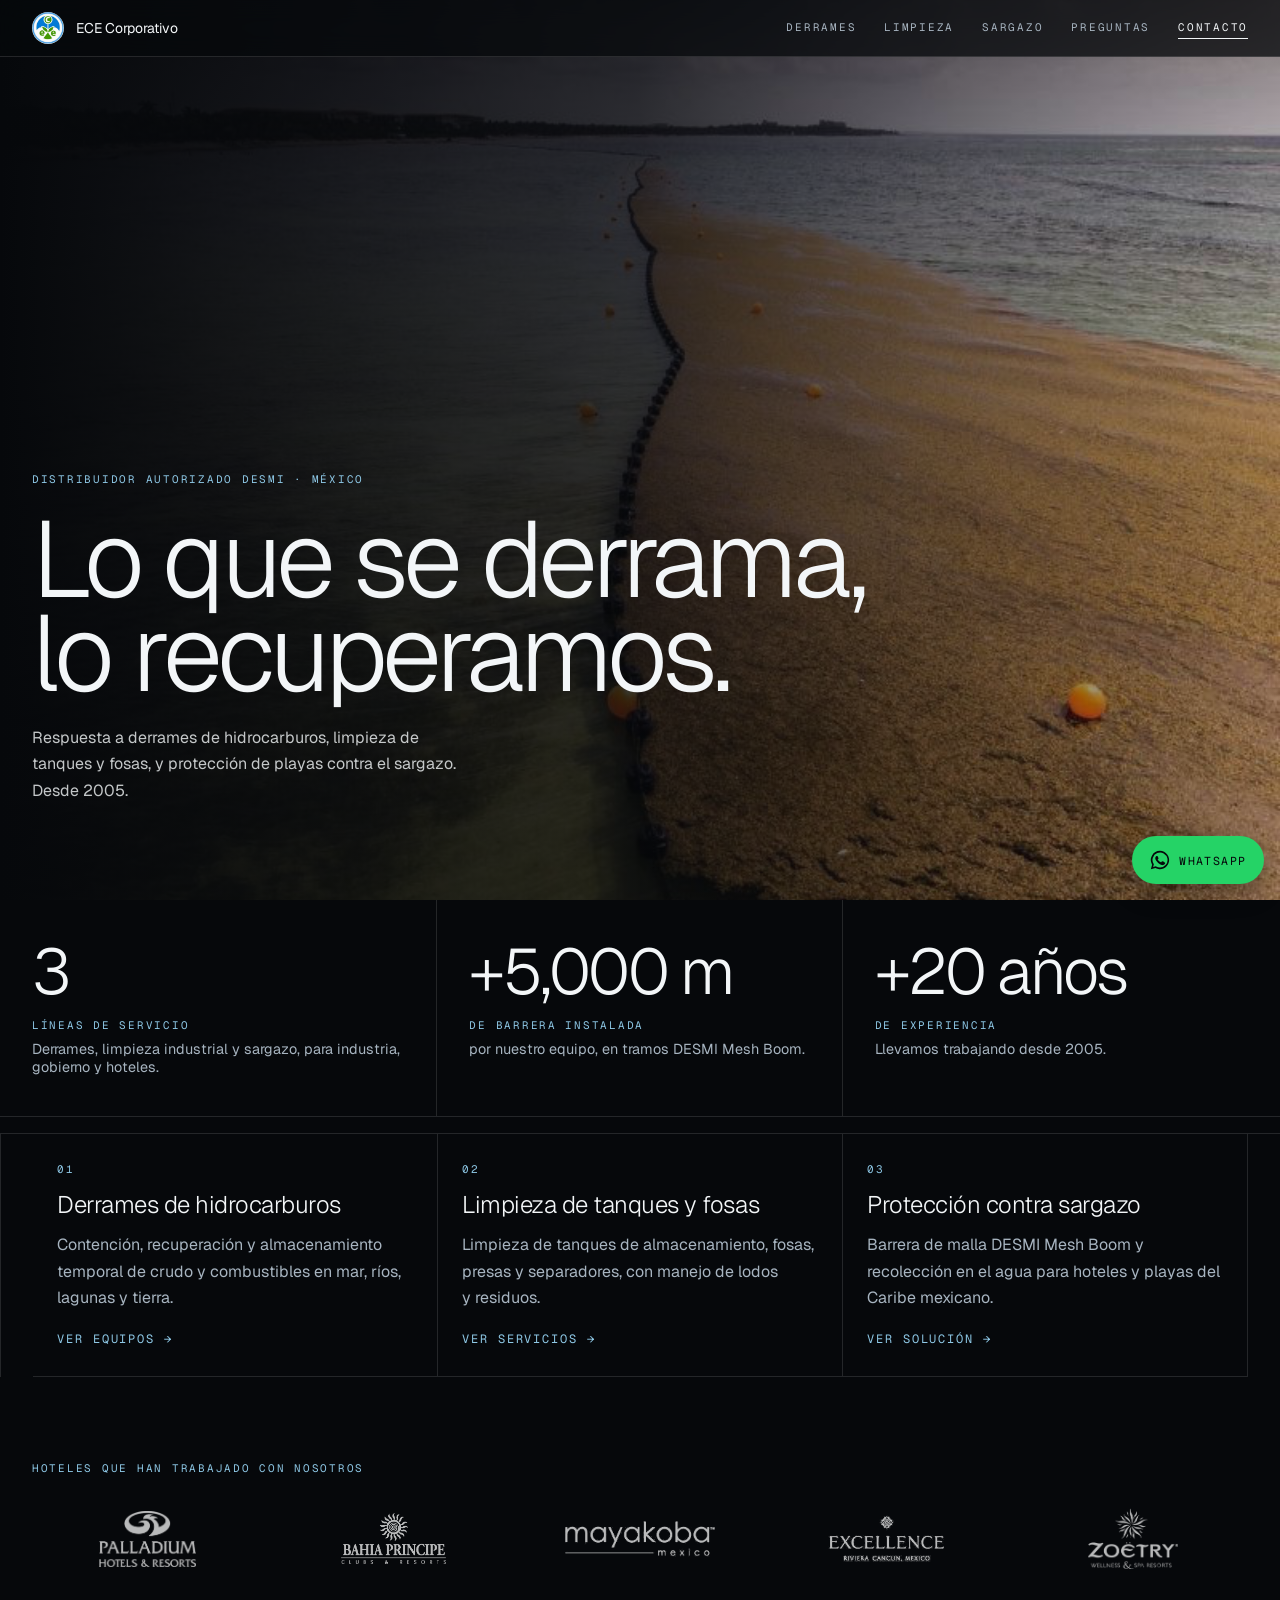
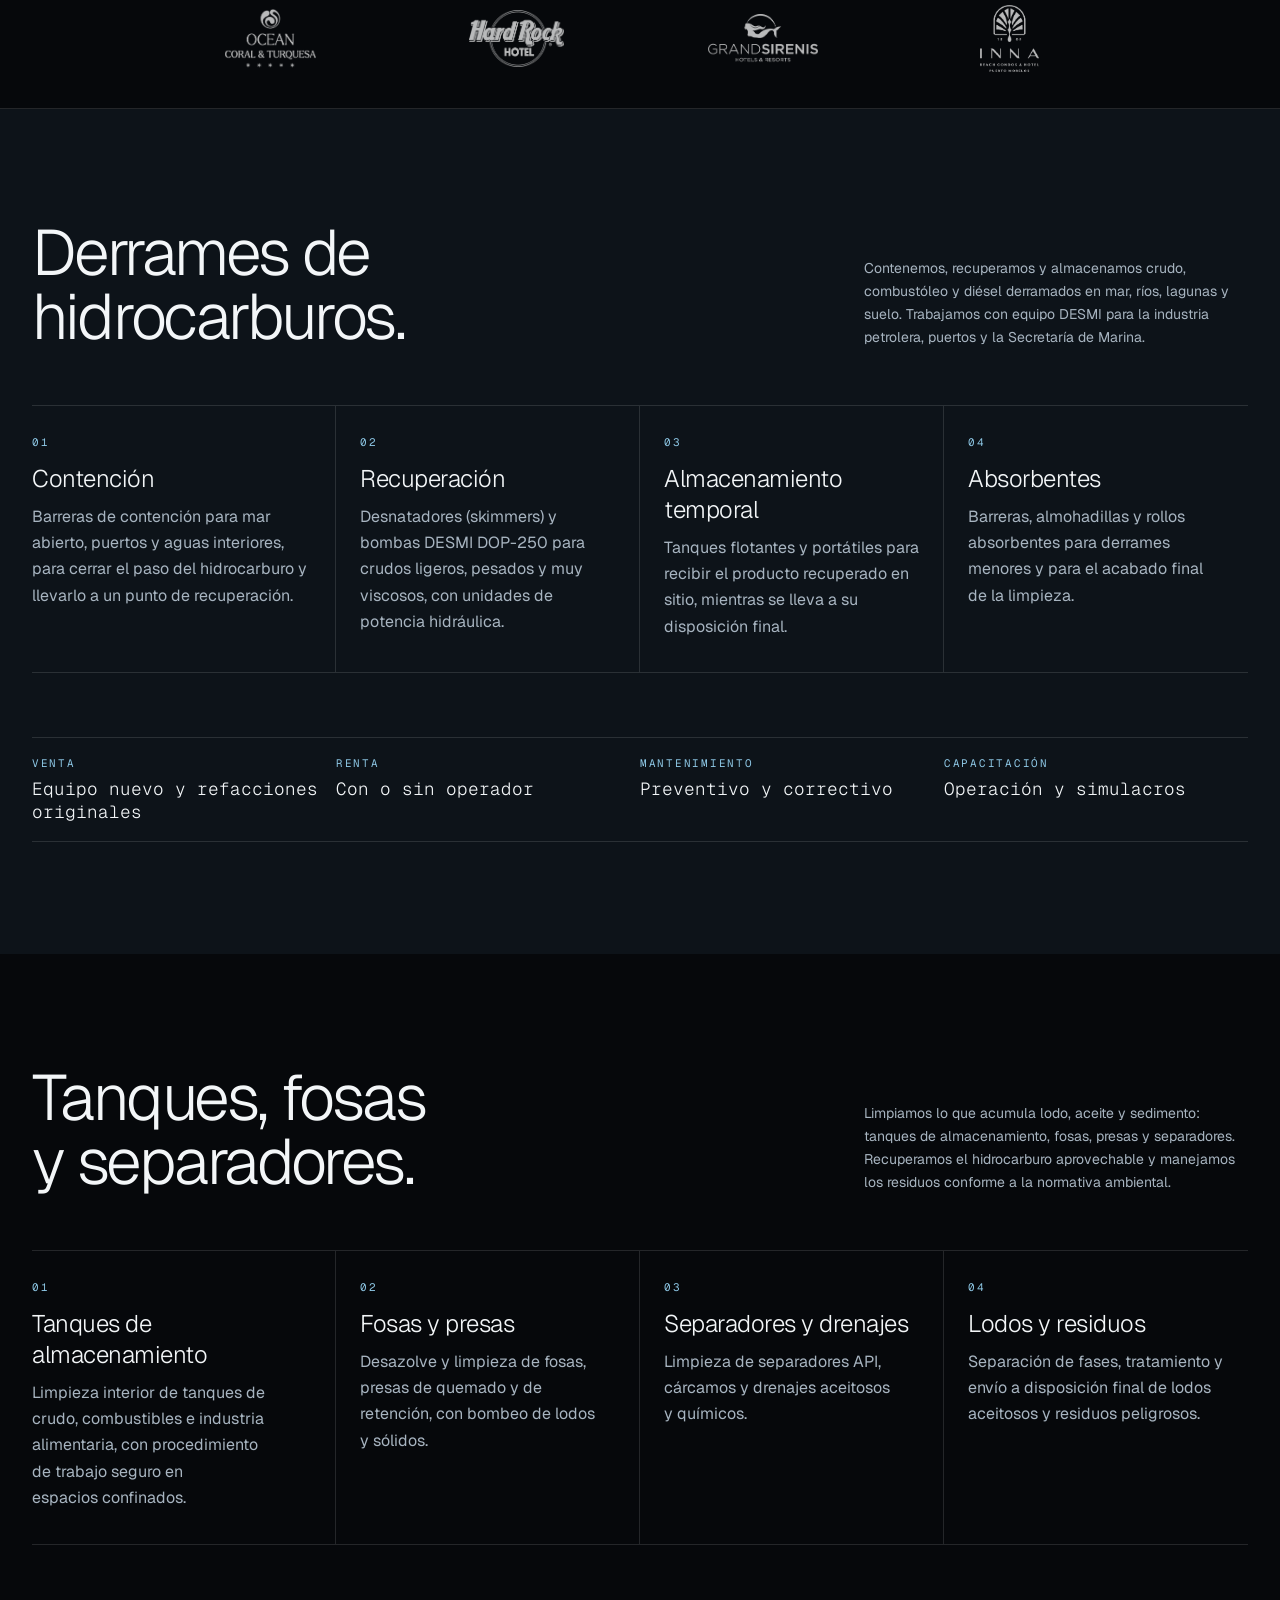
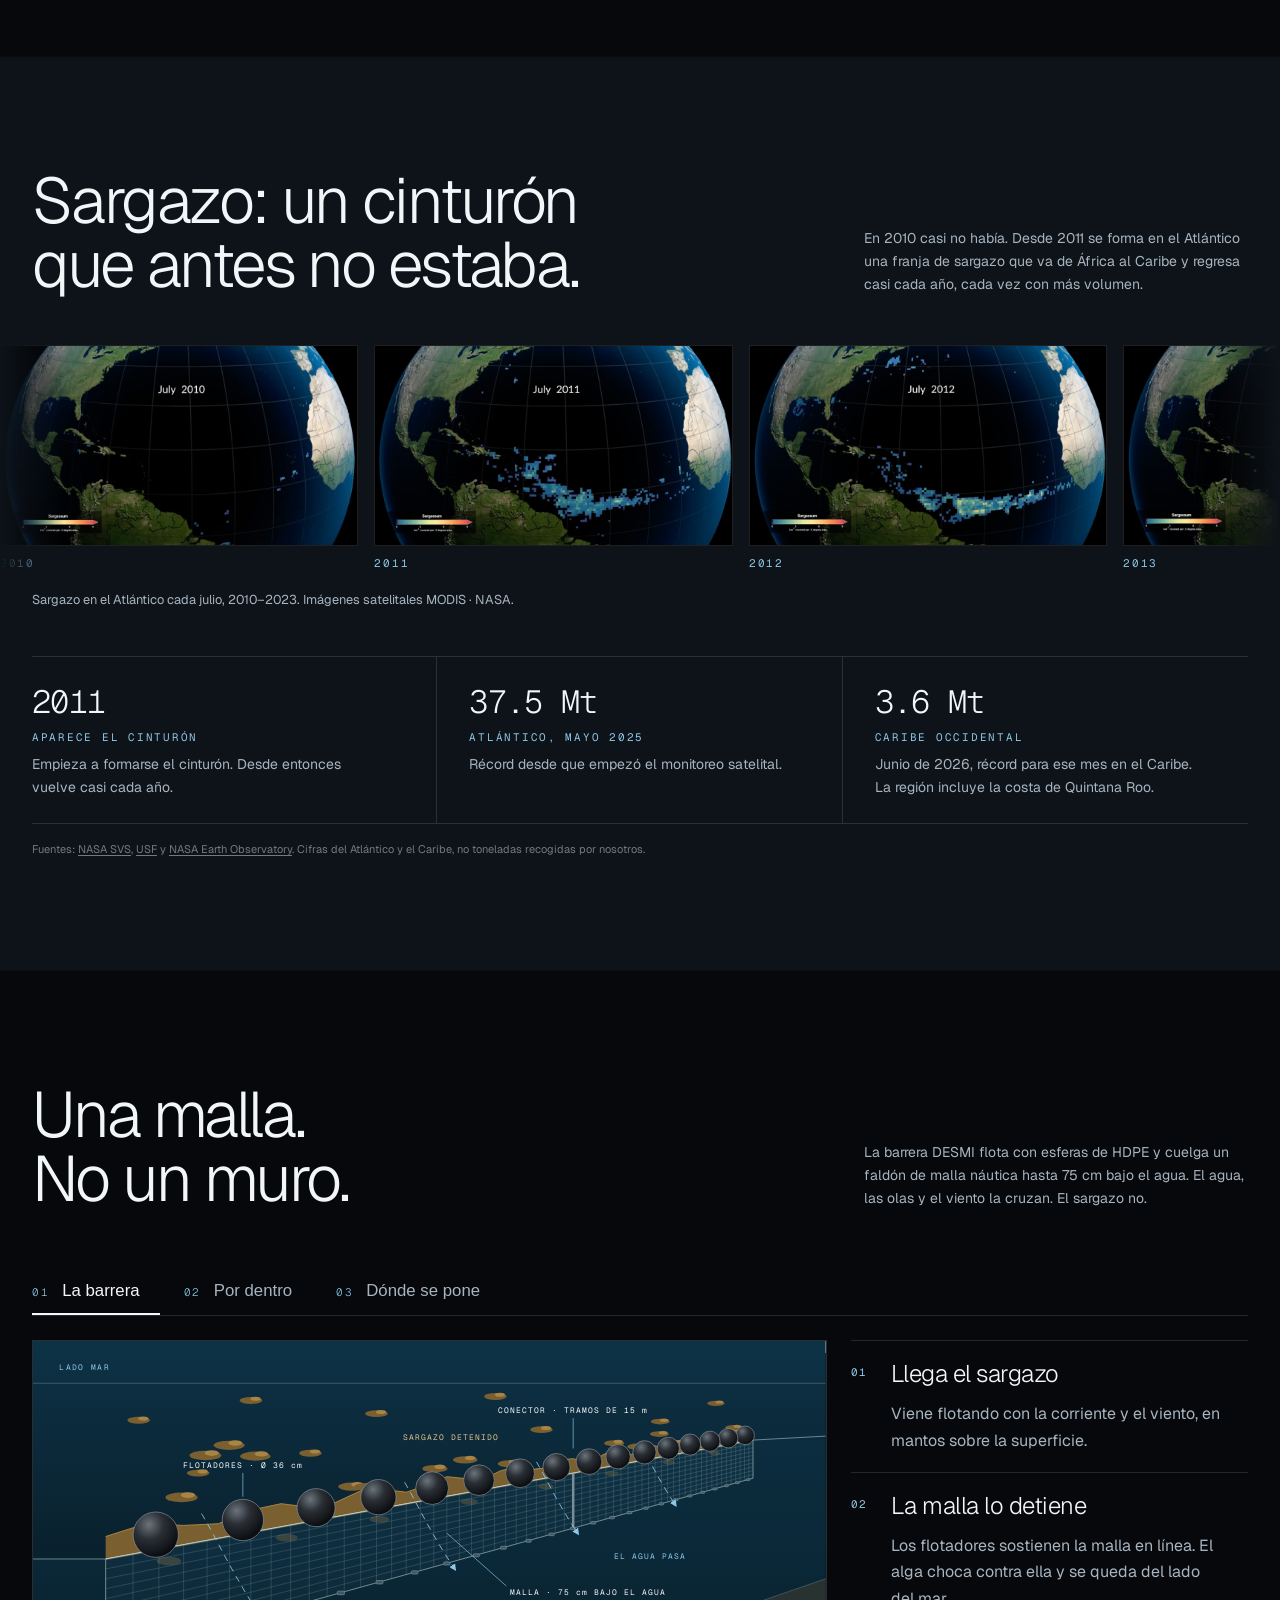
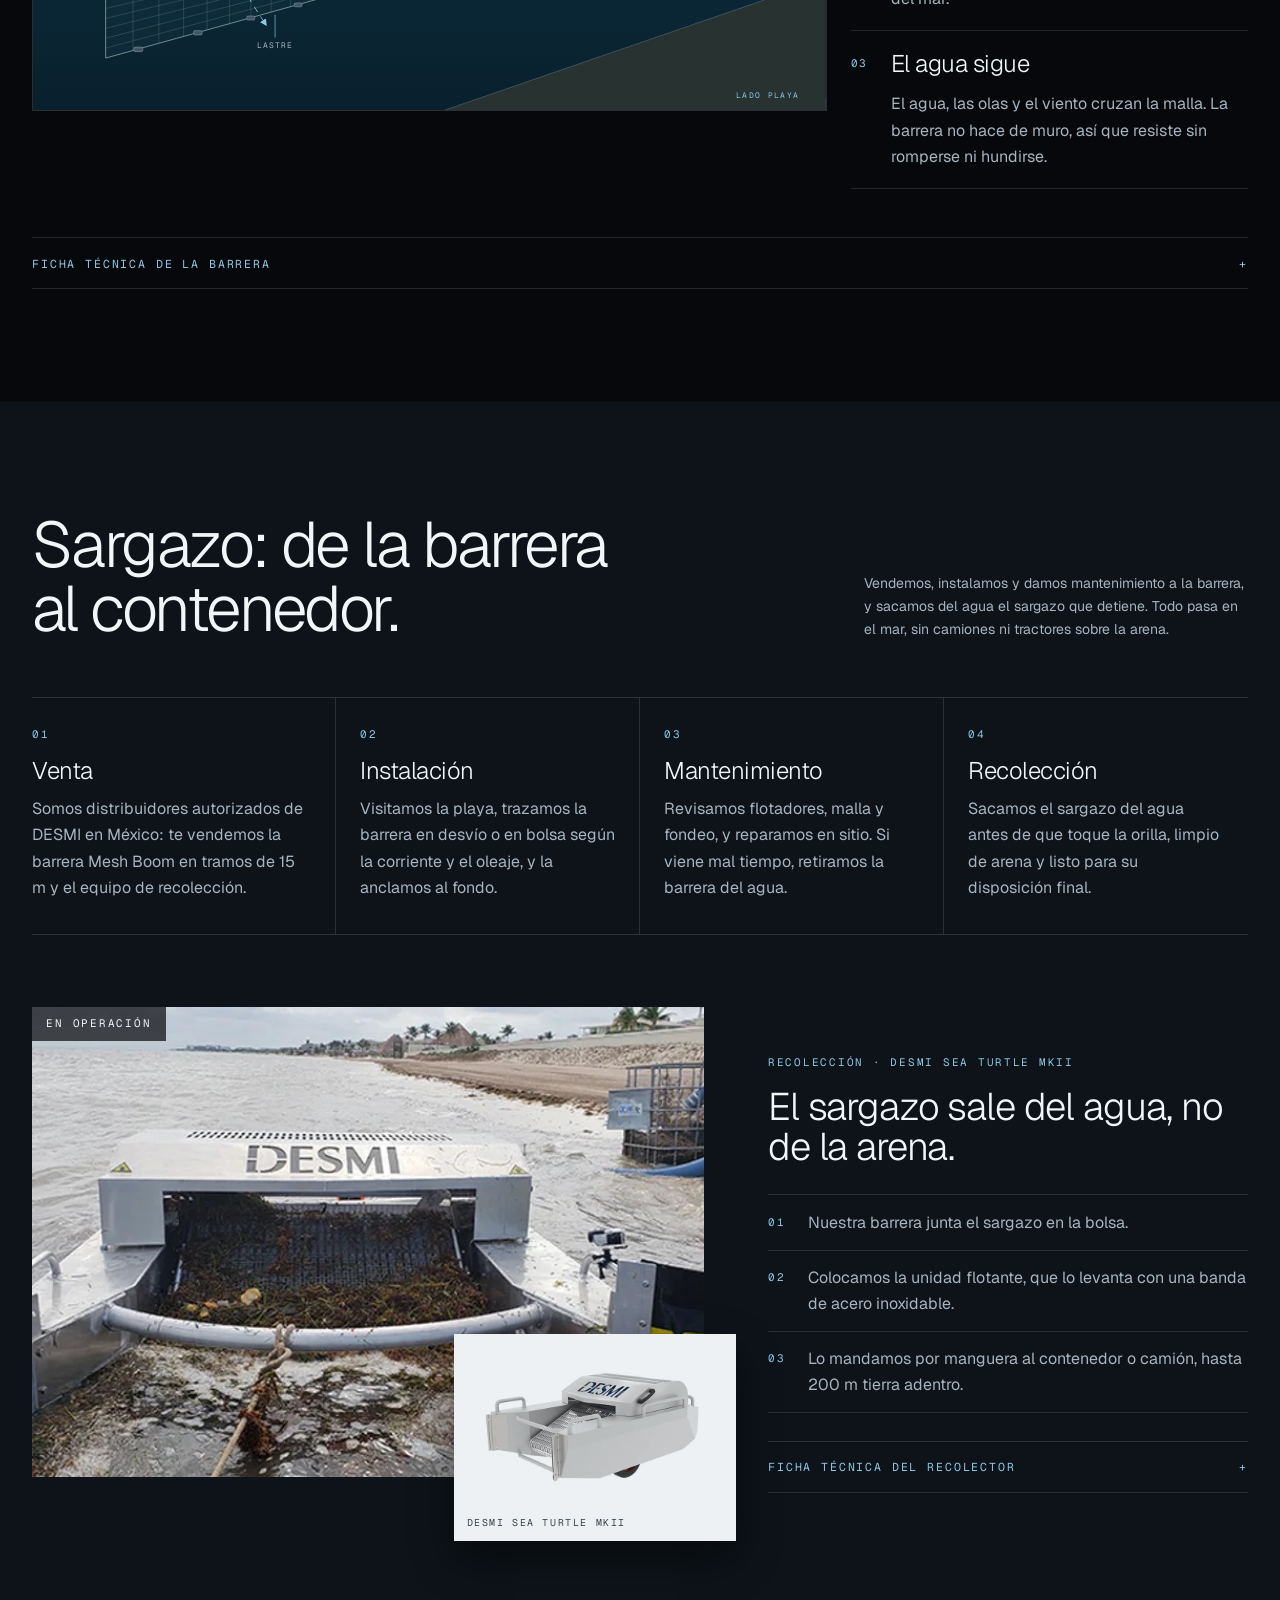
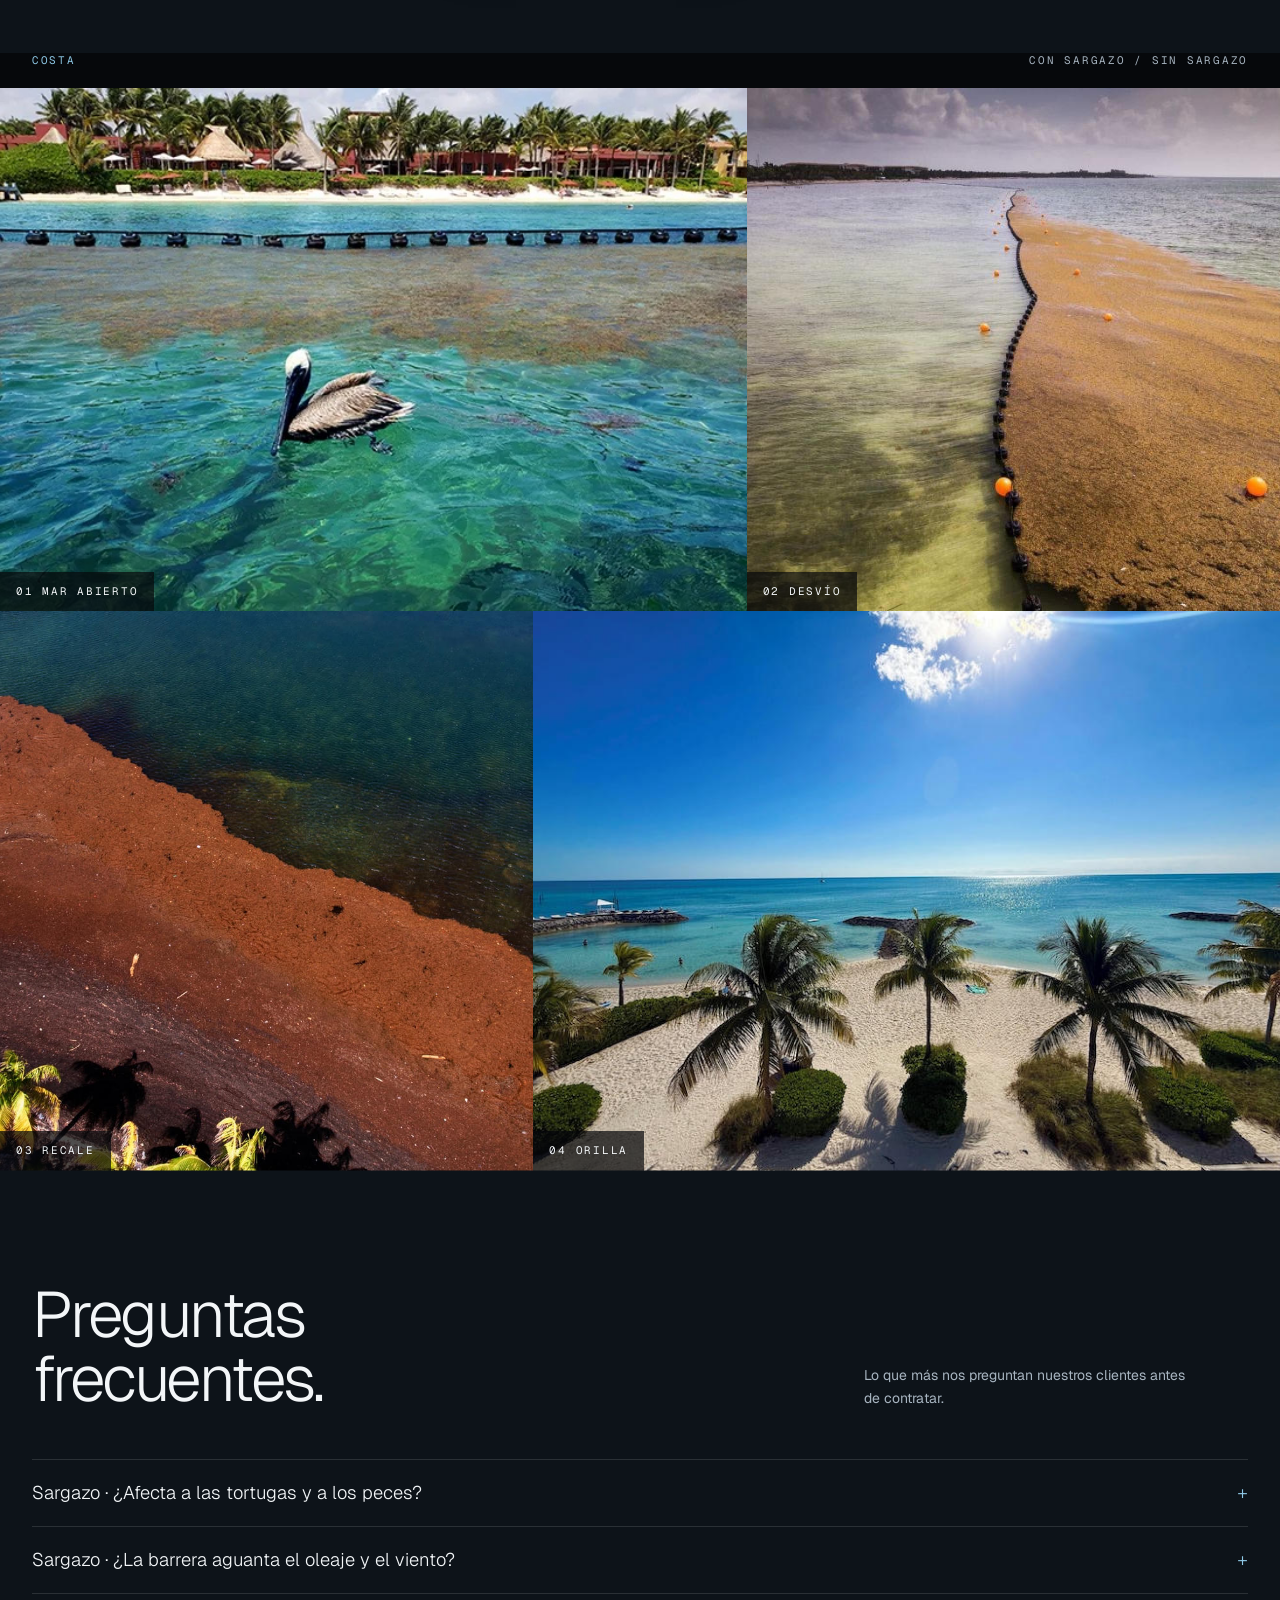
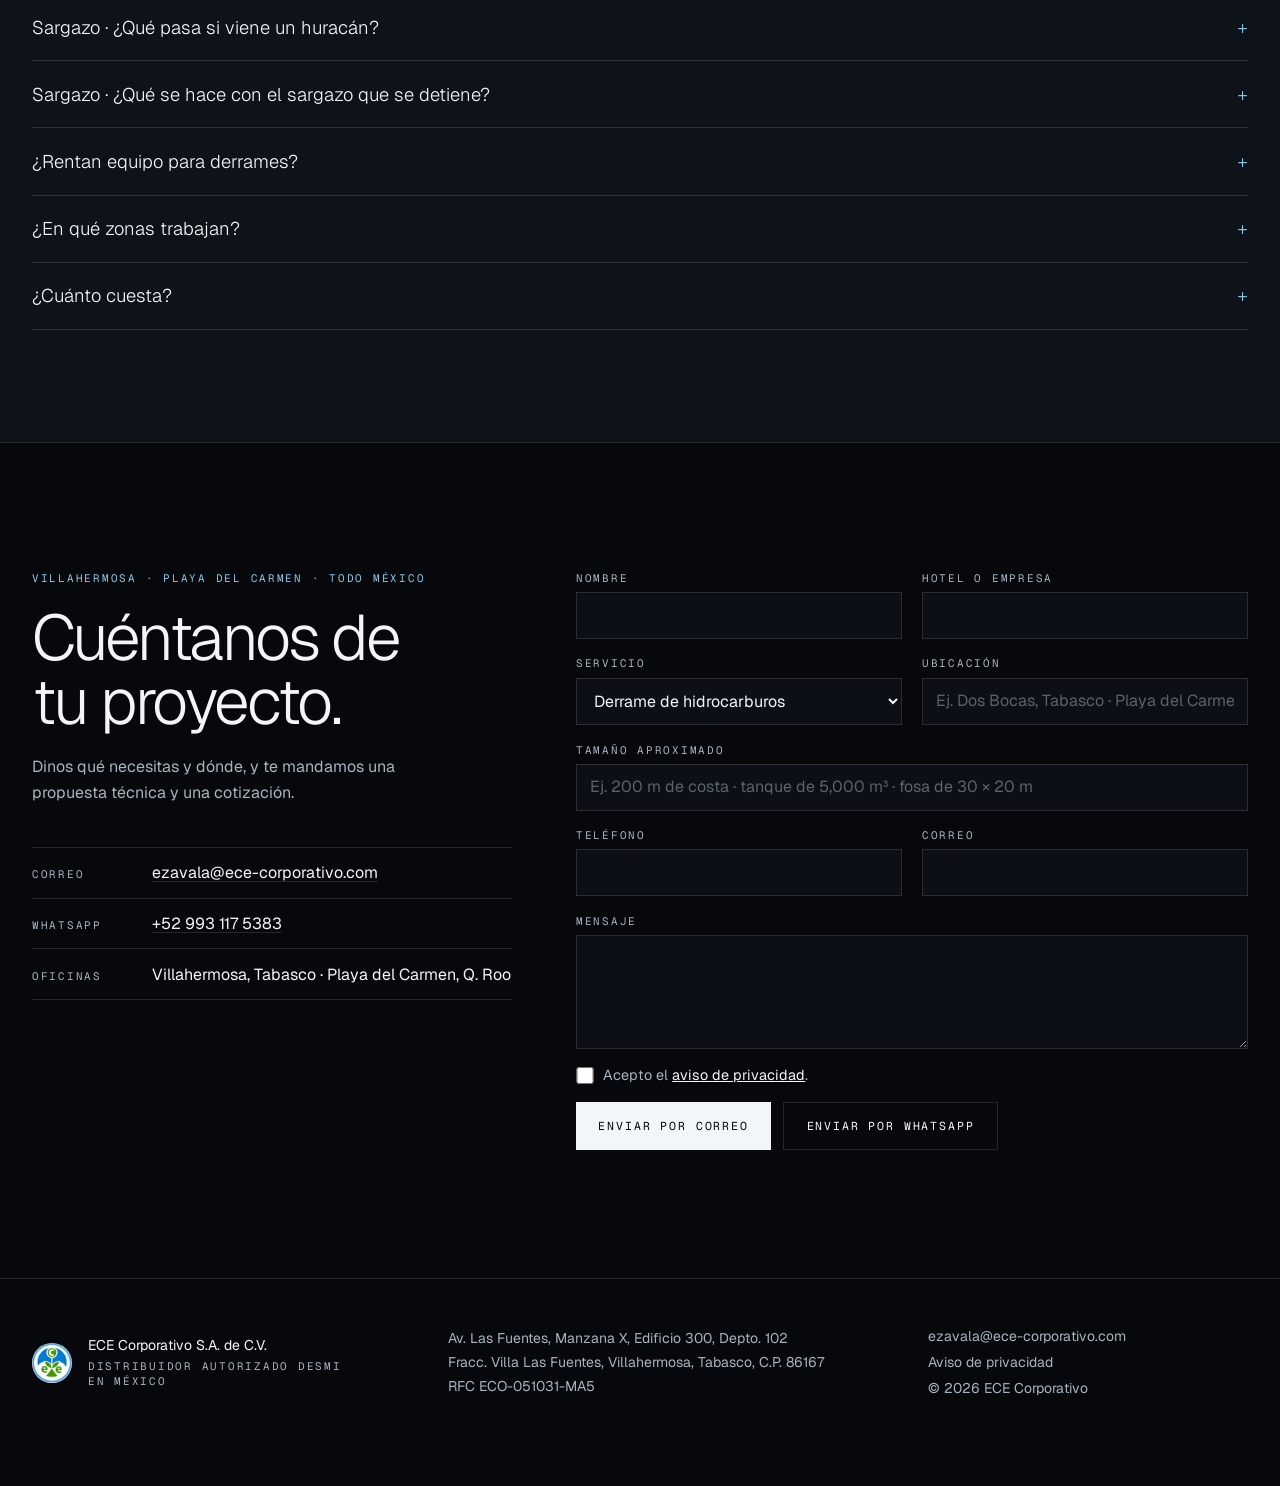
<file: index.html>
<!doctype html>
<html lang="es">
<head>
  <meta charset="utf-8" />
  <meta name="viewport" content="width=device-width, initial-scale=1" />
  <title>ECE Corporativo · Derrames, limpieza industrial y sargazo</title>
  <meta name="description" content="ECE Corporativo S.A. de C.V.: respuesta a derrames de hidrocarburos, limpieza de tanques y fosas, y protección de playas contra el sargazo. Distribuidor autorizado DESMI en México desde 2005." />
  <meta name="theme-color" content="#06080b" />
  <meta property="og:title" content="ECE Corporativo · Derrames, limpieza industrial y sargazo" />
  <meta property="og:description" content="Más de 20 años recuperando hidrocarburos, limpiando tanques y fosas, y protegiendo playas del sargazo en México." />
  <meta property="og:image" content="og.jpg" />
  <meta name="twitter:card" content="summary_large_image" />
  <link rel="icon" type="image/png" href="favicon.png" />
  <link rel="apple-touch-icon" href="apple-touch-icon.png" />
  <link rel="preconnect" href="https://fonts.googleapis.com" />
  <link rel="preconnect" href="https://fonts.gstatic.com" crossorigin />
  <link rel="stylesheet" href="https://fonts.googleapis.com/css2?family=Geist+Mono:wght@400;500&family=Geist:wght@300;400;500&display=swap" />
  <link rel="stylesheet" href="styles.css" />
</head>
<body>
  <header class="header">
    <div class="wrap header-bar">
      <a href="#inicio" class="brand">
        <img src="logo.png" alt="" width="32" height="32" />
        <span>ECE Corporativo</span>
      </a>
      <nav class="nav">
        <a href="#derrames" class="nav-link mono">Derrames</a>
        <a href="#limpieza" class="nav-link mono">Limpieza</a>
        <a href="#sargazo" class="nav-link mono">Sargazo</a>
        <a href="#preguntas" class="nav-link mono">Preguntas</a>
        <a href="#contacto" class="nav-link mono">Contacto</a>
      </nav>
      <button type="button" class="mono menu-btn" aria-expanded="false" aria-controls="mobile-nav">Menú</button>
    </div>
    <nav id="mobile-nav" class="mobile-nav" hidden>
      <a href="#derrames">Derrames de hidrocarburos</a>
      <a href="#limpieza">Limpieza de tanques y fosas</a>
      <a href="#sargazo">Sargazo</a>
      <a href="#preguntas">Preguntas</a>
      <a href="#contacto">Contacto</a>
    </nav>
  </header>

  <main>
    <section id="inicio" class="hero">
      <div class="hero-media">
        <img src="photos/desvio.jpg" alt="" />
        <div class="hero-shade"></div>
      </div>

      <div class="wrap hero-copy">
        <p class="mono sea">Distribuidor autorizado DESMI · México</p>
        <h1 class="poster">Lo que se derrama,<br />lo recuperamos.</h1>
        <p class="lead">
          Respuesta a derrames de hidrocarburos, limpieza de tanques y fosas,
          y protección de playas contra el sargazo. Desde 2005.
        </p>
      </div>

    </section>

    <section class="wrap stats" aria-label="Nuestra experiencia">
      <div class="stat">
        <p class="stat-k">3</p>
        <p class="mono sea">Líneas de servicio</p>
        <p class="stat-d">Derrames, limpieza industrial y sargazo, para industria, gobierno y hoteles.</p>
      </div>
      <div class="stat">
        <p class="stat-k">+5,000 m</p>
        <p class="mono sea">De barrera instalada</p>
        <p class="stat-d">por nuestro equipo, en tramos DESMI Mesh Boom.</p>
      </div>
      <div class="stat">
        <p class="stat-k">+20 años</p>
        <p class="mono sea">De experiencia</p>
        <p class="stat-d">Llevamos trabajando desde 2005.</p>
      </div>
    </section>

    <section class="wrap lines" aria-label="Qué hacemos">
      <a class="line-card" href="#derrames">
        <span class="mono sea">01</span>
        <h3>Derrames de hidrocarburos</h3>
        <p>Contención, recuperación y almacenamiento temporal de crudo y combustibles en mar, ríos, lagunas y tierra.</p>
        <span class="mono line-go">Ver equipos →</span>
      </a>
      <a class="line-card" href="#limpieza">
        <span class="mono sea">02</span>
        <h3>Limpieza de tanques y fosas</h3>
        <p>Limpieza de tanques de almacenamiento, fosas, presas y separadores, con manejo de lodos y residuos.</p>
        <span class="mono line-go">Ver servicios →</span>
      </a>
      <a class="line-card" href="#sargazo">
        <span class="mono sea">03</span>
        <h3>Protección contra sargazo</h3>
        <p>Barrera de malla DESMI Mesh Boom y recolección en el agua para hoteles y playas del Caribe mexicano.</p>
        <span class="mono line-go">Ver solución →</span>
      </a>
    </section>

    <section class="wrap clients" aria-label="Clientes">
      <p class="mono sea">Hoteles que han trabajado con nosotros</p>
      <ul class="logo-wall">
        <li><img src="logos/palladium.png" alt="Palladium Hotels &amp; Resorts" width="403" height="231" loading="lazy" style="--ar: 1.74" /></li>
        <li><img src="logos/bahia-principe.png" alt="Bahia Principe Clubs &amp; Resorts" width="403" height="199" loading="lazy" style="--ar: 2.03" /></li>
        <li><img src="logos/mayakoba.png" alt="Mayakoba" width="399" height="95" loading="lazy" style="--ar: 4.20" /></li>
        <li><img src="logos/excellence.png" alt="Excellence Riviera Cancun" width="416" height="167" loading="lazy" style="--ar: 2.49" /></li>
        <li><img src="logos/zoetry.png" alt="Zoëtry Wellness &amp; Spa Resorts" width="403" height="272" loading="lazy" style="--ar: 1.48" /></li>
        <li><img src="logos/ocean-coral-turquesa.png" alt="Ocean Coral &amp; Turquesa" width="417" height="271" loading="lazy" style="--ar: 1.54" /></li>
        <li><img src="logos/hard-rock.png" alt="Hard Rock Hotel" width="403" height="242" loading="lazy" style="--ar: 1.67" /></li>
        <li><img src="logos/grand-sirenis.png" alt="Grand Sirenis Hotels &amp; Resorts" width="506" height="228" loading="lazy" style="--ar: 2.22" /></li>
        <li><img src="logos/inna.png" alt="Inna Beach Condos &amp; Hotel, Puerto Morelos" width="329" height="370" loading="lazy" style="--ar: 0.89" /></li>
      </ul>
    </section>

    <section id="derrames" class="wrap section alt">
      <div class="sistema-head">
        <h2>Derrames de<br />hidrocarburos.</h2>
        <p>
          Contenemos, recuperamos y almacenamos crudo, combustóleo y diésel derramados en mar,
          ríos, lagunas y suelo. Trabajamos con equipo DESMI para la industria petrolera,
          puertos y la Secretaría de Marina.
        </p>
      </div>

      <ol class="services">
        <li>
          <span class="mono sea">01</span>
          <h3>Contención</h3>
          <p>Barreras de contención para mar abierto, puertos y aguas interiores, para cerrar el paso del hidrocarburo y llevarlo a un punto de recuperación.</p>
        </li>
        <li>
          <span class="mono sea">02</span>
          <h3>Recuperación</h3>
          <p>Desnatadores (skimmers) y bombas DESMI DOP-250 para crudos ligeros, pesados y muy viscosos, con unidades de potencia hidráulica.</p>
        </li>
        <li>
          <span class="mono sea">03</span>
          <h3>Almacenamiento temporal</h3>
          <p>Tanques flotantes y portátiles para recibir el producto recuperado en sitio, mientras se lleva a su disposición final.</p>
        </li>
        <li>
          <span class="mono sea">04</span>
          <h3>Absorbentes</h3>
          <p>Barreras, almohadillas y rollos absorbentes para derrames menores y para el acabado final de la limpieza.</p>
        </li>
      </ol>

      <dl class="specs">
        <div><dt class="mono sea">Venta</dt><dd>Equipo nuevo y refacciones originales</dd></div>
        <div><dt class="mono sea">Renta</dt><dd>Con o sin operador</dd></div>
        <div><dt class="mono sea">Mantenimiento</dt><dd>Preventivo y correctivo</dd></div>
        <div><dt class="mono sea">Capacitación</dt><dd>Operación y simulacros</dd></div>
      </dl>
    </section>

    <section id="limpieza" class="wrap section">
      <div class="sistema-head">
        <h2>Tanques, fosas<br />y separadores.</h2>
        <p>
          Limpiamos lo que acumula lodo, aceite y sedimento: tanques de almacenamiento,
          fosas, presas y separadores. Recuperamos el hidrocarburo aprovechable y
          manejamos los residuos conforme a la normativa ambiental.
        </p>
      </div>

      <ol class="services">
        <li>
          <span class="mono sea">01</span>
          <h3>Tanques de almacenamiento</h3>
          <p>Limpieza interior de tanques de crudo, combustibles e industria alimentaria, con procedimiento de trabajo seguro en espacios confinados.</p>
        </li>
        <li>
          <span class="mono sea">02</span>
          <h3>Fosas y presas</h3>
          <p>Desazolve y limpieza de fosas, presas de quemado y de retención, con bombeo de lodos y sólidos.</p>
        </li>
        <li>
          <span class="mono sea">03</span>
          <h3>Separadores y drenajes</h3>
          <p>Limpieza de separadores API, cárcamos y drenajes aceitosos y químicos.</p>
        </li>
        <li>
          <span class="mono sea">04</span>
          <h3>Lodos y residuos</h3>
          <p>Separación de fases, tratamiento y envío a disposición final de lodos aceitosos y residuos peligrosos.</p>
        </li>
      </ol>
    </section>

    <section id="sargazo" class="wrap section alt">
      <div class="sistema-head">
        <h2>Sargazo: un cinturón<br />que antes no estaba.</h2>
        <div class="head-side">
          <p>
            En 2010 casi no había. Desde 2011 se forma en el Atlántico una franja de sargazo
            que va de África al Caribe y regresa casi cada año, cada vez con más volumen.
          </p>
        </div>
      </div>


      <!-- Carrusel infinito: la segunda copia (aria-hidden) hace que el giro no tenga corte -->
      <div class="years" aria-label="Sargazo en el Atlántico cada julio, de 2010 a 2023">
        <div class="years-track">
          <figure class="year-card"><img src="photos/anios/2010.jpg" alt="Mapa de sargazo en el Atlántico, julio de 2010" width="960" height="545" loading="lazy" /><figcaption class="mono">2010</figcaption></figure>
          <figure class="year-card"><img src="photos/anios/2011.jpg" alt="Mapa de sargazo en el Atlántico, julio de 2011" width="960" height="545" loading="lazy" /><figcaption class="mono">2011</figcaption></figure>
          <figure class="year-card"><img src="photos/anios/2012.jpg" alt="Mapa de sargazo en el Atlántico, julio de 2012" width="960" height="545" loading="lazy" /><figcaption class="mono">2012</figcaption></figure>
          <figure class="year-card"><img src="photos/anios/2013.jpg" alt="Mapa de sargazo en el Atlántico, julio de 2013" width="960" height="545" loading="lazy" /><figcaption class="mono">2013</figcaption></figure>
          <figure class="year-card"><img src="photos/anios/2014.jpg" alt="Mapa de sargazo en el Atlántico, julio de 2014" width="960" height="545" loading="lazy" /><figcaption class="mono">2014</figcaption></figure>
          <figure class="year-card"><img src="photos/anios/2015.jpg" alt="Mapa de sargazo en el Atlántico, julio de 2015" width="960" height="545" loading="lazy" /><figcaption class="mono">2015</figcaption></figure>
          <figure class="year-card"><img src="photos/anios/2016.jpg" alt="Mapa de sargazo en el Atlántico, julio de 2016" width="960" height="545" loading="lazy" /><figcaption class="mono">2016</figcaption></figure>
          <figure class="year-card"><img src="photos/anios/2017.jpg" alt="Mapa de sargazo en el Atlántico, julio de 2017" width="960" height="545" loading="lazy" /><figcaption class="mono">2017</figcaption></figure>
          <figure class="year-card"><img src="photos/anios/2018.jpg" alt="Mapa de sargazo en el Atlántico, julio de 2018" width="960" height="545" loading="lazy" /><figcaption class="mono">2018</figcaption></figure>
          <figure class="year-card"><img src="photos/anios/2019.jpg" alt="Mapa de sargazo en el Atlántico, julio de 2019" width="960" height="545" loading="lazy" /><figcaption class="mono">2019</figcaption></figure>
          <figure class="year-card"><img src="photos/anios/2020.jpg" alt="Mapa de sargazo en el Atlántico, julio de 2020" width="960" height="545" loading="lazy" /><figcaption class="mono">2020</figcaption></figure>
          <figure class="year-card"><img src="photos/anios/2021.jpg" alt="Mapa de sargazo en el Atlántico, julio de 2021" width="960" height="545" loading="lazy" /><figcaption class="mono">2021</figcaption></figure>
          <figure class="year-card"><img src="photos/anios/2022.jpg" alt="Mapa de sargazo en el Atlántico, julio de 2022" width="960" height="545" loading="lazy" /><figcaption class="mono">2022</figcaption></figure>
          <figure class="year-card"><img src="photos/anios/2023.jpg" alt="Mapa de sargazo en el Atlántico, julio de 2023" width="960" height="545" loading="lazy" /><figcaption class="mono">2023</figcaption></figure>
          <div class="years-dup" aria-hidden="true">
          <figure class="year-card"><img src="photos/anios/2010.jpg" alt="" width="960" height="545" loading="lazy" /><figcaption class="mono">2010</figcaption></figure>
          <figure class="year-card"><img src="photos/anios/2011.jpg" alt="" width="960" height="545" loading="lazy" /><figcaption class="mono">2011</figcaption></figure>
          <figure class="year-card"><img src="photos/anios/2012.jpg" alt="" width="960" height="545" loading="lazy" /><figcaption class="mono">2012</figcaption></figure>
          <figure class="year-card"><img src="photos/anios/2013.jpg" alt="" width="960" height="545" loading="lazy" /><figcaption class="mono">2013</figcaption></figure>
          <figure class="year-card"><img src="photos/anios/2014.jpg" alt="" width="960" height="545" loading="lazy" /><figcaption class="mono">2014</figcaption></figure>
          <figure class="year-card"><img src="photos/anios/2015.jpg" alt="" width="960" height="545" loading="lazy" /><figcaption class="mono">2015</figcaption></figure>
          <figure class="year-card"><img src="photos/anios/2016.jpg" alt="" width="960" height="545" loading="lazy" /><figcaption class="mono">2016</figcaption></figure>
          <figure class="year-card"><img src="photos/anios/2017.jpg" alt="" width="960" height="545" loading="lazy" /><figcaption class="mono">2017</figcaption></figure>
          <figure class="year-card"><img src="photos/anios/2018.jpg" alt="" width="960" height="545" loading="lazy" /><figcaption class="mono">2018</figcaption></figure>
          <figure class="year-card"><img src="photos/anios/2019.jpg" alt="" width="960" height="545" loading="lazy" /><figcaption class="mono">2019</figcaption></figure>
          <figure class="year-card"><img src="photos/anios/2020.jpg" alt="" width="960" height="545" loading="lazy" /><figcaption class="mono">2020</figcaption></figure>
          <figure class="year-card"><img src="photos/anios/2021.jpg" alt="" width="960" height="545" loading="lazy" /><figcaption class="mono">2021</figcaption></figure>
          <figure class="year-card"><img src="photos/anios/2022.jpg" alt="" width="960" height="545" loading="lazy" /><figcaption class="mono">2022</figcaption></figure>
          <figure class="year-card"><img src="photos/anios/2023.jpg" alt="" width="960" height="545" loading="lazy" /><figcaption class="mono">2023</figcaption></figure>
          </div>
        </div>
      </div>
      <p class="legend-note">Sargazo en el Atlántico cada julio, 2010–2023. Imágenes satelitales MODIS · NASA.</p>

      <div class="figures">
        <div class="figures-grid">
          <div class="figure">
            <p class="figure-k">2011</p>
            <p class="mono sea">Aparece el cinturón</p>
            <p class="figure-d">Empieza a formarse el cinturón. Desde entonces vuelve casi cada año.</p>
          </div>
          <div class="figure">
            <p class="figure-k">37.5 Mt</p>
            <p class="mono sea">Atlántico, mayo 2025</p>
            <p class="figure-d">Récord desde que empezó el monitoreo satelital.</p>
          </div>
          <div class="figure">
            <p class="figure-k">3.6 Mt</p>
            <p class="mono sea">Caribe occidental</p>
            <p class="figure-d">Junio de 2026, récord para ese mes en el Caribe. La región incluye la costa de Quintana Roo.</p>
          </div>
        </div>
      </div>
      <p class="source-note">Fuentes: <a href="https://svs.gsfc.nasa.gov/5298/" target="_blank" rel="noopener">NASA SVS</a>, <a href="https://optics.marine.usf.edu/projects/SaWS.html" target="_blank" rel="noopener">USF</a> y <a href="https://science.nasa.gov/earth/earth-observatory/sizing-up-the-sargassum-belt/" target="_blank" rel="noopener">NASA Earth Observatory</a>. Cifras del Atlántico y el Caribe, no toneladas recogidas por nosotros.</p>
    </section>

    <section id="sistema" class="wrap section">
      <div class="sistema-head">
        <h2>Una malla.<br />No un muro.</h2>
        <p>
          La barrera DESMI flota con esferas de HDPE y cuelga un faldón de malla náutica
          hasta 75 cm bajo el agua. El agua, las olas y el viento la cruzan. El sargazo no.
        </p>
      </div>

      <div class="view-tabs" role="tablist" aria-label="Vistas de la barrera">
        <button type="button" role="tab" id="tab-agua" aria-controls="view-agua" aria-selected="true"><span class="mono">01</span> La barrera</button>
        <button type="button" role="tab" id="tab-corte" aria-controls="view-corte" aria-selected="false" tabindex="-1"><span class="mono">02</span> Por dentro</button>
        <button type="button" role="tab" id="tab-aerea" aria-controls="view-aerea" aria-selected="false" tabindex="-1"><span class="mono">03</span> Dónde se pone</button>
      </div>

      <!-- 1. Vista en perspectiva -->
      <div class="how" id="view-agua" role="tabpanel" aria-labelledby="tab-agua">

        <div class="how-grid">
          <div class="ticks diagram">
            <svg viewBox="0 0 1200 560" role="img" aria-labelledby="persp-t">
              <title id="persp-t">La barrera en el agua: una fila de flotadores sostiene la malla; el sargazo se queda del lado del mar y el agua pasa hacia la playa</title>
              <defs>
                <linearGradient id="v-sea" x1="0" y1="0" x2="0" y2="1">
                  <stop offset="0%" stop-color="#0d3246" />
                  <stop offset="100%" stop-color="#07141c" />
                </linearGradient>
                <radialGradient id="v-hdpe" cx="35%" cy="28%" r="72%">
                  <stop offset="0%" stop-color="#6b737b" />
                  <stop offset="45%" stop-color="#2a2f35" />
                  <stop offset="100%" stop-color="#0b0d10" />
                </radialGradient>
                <marker id="v-arrow" viewBox="0 0 10 10" refX="8" refY="5" markerWidth="7" markerHeight="7" orient="auto-start-reverse">
                  <path d="M0 0 L10 5 L0 10 Z" fill="#8ec8e6" />
                </marker>
              </defs>

              <rect width="1200" height="560" fill="url(#v-sea)" />
              <path d="M0 64 H1200" stroke="#d7eaf3" stroke-opacity="0.35" />
              <path d="M620 560 L1200 360 L1200 560 Z" fill="#3b3222" />
              <path d="M620 560 L1200 360" stroke="#d7eaf3" stroke-opacity="0.5" />

              <!-- Sargazo del lado del mar -->
              <g>
                <ellipse cx="700.0" cy="84.0" rx="17.2" ry="5.2" fill="#7a5f30" />
                <ellipse cx="706.9" cy="81.4" rx="7.7" ry="3.1" fill="#a88545" />
                <ellipse cx="330.0" cy="90.0" rx="17.2" ry="5.2" fill="#7a5f30" />
                <ellipse cx="336.9" cy="87.4" rx="7.7" ry="3.1" fill="#a88545" />
                <ellipse cx="1033.9" cy="94.3" rx="13.2" ry="4.0" fill="#7a5f30" />
                <ellipse cx="1039.2" cy="92.3" rx="6.0" ry="2.4" fill="#a88545" />
                <ellipse cx="520.0" cy="110.0" rx="17.2" ry="5.2" fill="#7a5f30" />
                <ellipse cx="526.9" cy="107.4" rx="7.7" ry="3.1" fill="#a88545" />
                <ellipse cx="160.0" cy="120.0" rx="17.2" ry="5.2" fill="#7a5f30" />
                <ellipse cx="166.9" cy="117.4" rx="7.7" ry="3.1" fill="#a88545" />
                <ellipse cx="949.6" cy="122.0" rx="14.4" ry="4.3" fill="#7a5f30" />
                <ellipse cx="955.4" cy="119.9" rx="6.5" ry="2.6" fill="#a88545" />
                <ellipse cx="1060.9" cy="130.9" rx="12.9" ry="3.9" fill="#7a5f30" />
                <ellipse cx="1066.1" cy="128.9" rx="5.8" ry="2.3" fill="#a88545" />
                <ellipse cx="769.8" cy="134.2" rx="17.0" ry="5.1" fill="#7a5f30" />
                <ellipse cx="776.6" cy="131.7" rx="7.6" ry="3.1" fill="#a88545" />
                <ellipse cx="1060.0" cy="138.7" rx="12.8" ry="3.8" fill="#7a5f30" />
                <ellipse cx="1065.1" cy="136.8" rx="5.8" ry="2.3" fill="#a88545" />
                <ellipse cx="948.3" cy="140.9" rx="14.4" ry="4.3" fill="#7a5f30" />
                <ellipse cx="954.0" cy="138.8" rx="6.5" ry="2.6" fill="#a88545" />
                <ellipse cx="972.1" cy="154.3" rx="14.0" ry="4.2" fill="#7a5f30" />
                <ellipse cx="977.7" cy="152.2" rx="6.3" ry="2.5" fill="#a88545" />
                <ellipse cx="879.8" cy="154.7" rx="15.3" ry="4.6" fill="#7a5f30" />
                <ellipse cx="885.9" cy="152.4" rx="6.9" ry="2.8" fill="#a88545" />
                <ellipse cx="985.2" cy="157.7" rx="13.9" ry="4.2" fill="#7a5f30" />
                <ellipse cx="990.8" cy="155.6" rx="6.3" ry="2.5" fill="#a88545" />
                <ellipse cx="296.9" cy="157.9" rx="23.4" ry="7.0" fill="#7a5f30" />
                <ellipse cx="306.2" cy="154.4" rx="10.5" ry="4.2" fill="#a88545" />
                <ellipse cx="960.5" cy="158.6" rx="14.3" ry="4.3" fill="#7a5f30" />
                <ellipse cx="966.2" cy="156.5" rx="6.4" ry="2.6" fill="#a88545" />
                <ellipse cx="914.3" cy="159.8" rx="14.9" ry="4.5" fill="#7a5f30" />
                <ellipse cx="920.2" cy="157.5" rx="6.7" ry="2.7" fill="#a88545" />
                <ellipse cx="420.0" cy="170.0" rx="17.2" ry="5.2" fill="#7a5f30" />
                <ellipse cx="426.9" cy="167.4" rx="7.7" ry="3.1" fill="#a88545" />
                <ellipse cx="886.4" cy="171.3" rx="15.3" ry="4.6" fill="#7a5f30" />
                <ellipse cx="892.5" cy="169.0" rx="6.9" ry="2.7" fill="#a88545" />
                <ellipse cx="261.0" cy="173.3" rx="24.0" ry="7.2" fill="#7a5f30" />
                <ellipse cx="270.6" cy="169.7" rx="10.8" ry="4.3" fill="#a88545" />
                <ellipse cx="876.4" cy="173.8" rx="15.4" ry="4.6" fill="#7a5f30" />
                <ellipse cx="882.5" cy="171.5" rx="6.9" ry="2.8" fill="#a88545" />
                <ellipse cx="336.6" cy="174.3" rx="22.9" ry="6.9" fill="#7a5f30" />
                <ellipse cx="345.8" cy="170.9" rx="10.3" ry="4.1" fill="#a88545" />
                <ellipse cx="654.4" cy="179.9" rx="18.5" ry="5.5" fill="#7a5f30" />
                <ellipse cx="661.8" cy="177.2" rx="8.3" ry="3.3" fill="#a88545" />
                <ellipse cx="720.9" cy="185.7" rx="17.5" ry="5.3" fill="#7a5f30" />
                <ellipse cx="727.9" cy="183.0" rx="7.9" ry="3.2" fill="#a88545" />
                <ellipse cx="608.4" cy="193.3" rx="19.0" ry="5.7" fill="#7a5f30" />
                <ellipse cx="616.0" cy="190.5" rx="8.6" ry="3.4" fill="#a88545" />
                <ellipse cx="757.3" cy="198.7" rx="17.1" ry="5.1" fill="#7a5f30" />
                <ellipse cx="764.2" cy="196.1" rx="7.7" ry="3.1" fill="#a88545" />
                <ellipse cx="250.0" cy="200.0" rx="17.2" ry="5.2" fill="#7a5f30" />
                <ellipse cx="256.9" cy="197.4" rx="7.7" ry="3.1" fill="#a88545" />
                <ellipse cx="482.8" cy="220.4" rx="20.8" ry="6.2" fill="#7a5f30" />
                <ellipse cx="491.2" cy="217.3" rx="9.4" ry="3.7" fill="#a88545" />
                <ellipse cx="506.8" cy="220.9" rx="20.5" ry="6.1" fill="#7a5f30" />
                <ellipse cx="515.0" cy="217.8" rx="9.2" ry="3.7" fill="#a88545" />
                <ellipse cx="639.0" cy="222.3" rx="18.6" ry="5.6" fill="#7a5f30" />
                <ellipse cx="646.4" cy="219.5" rx="8.4" ry="3.4" fill="#a88545" />
                <ellipse cx="224.9" cy="236.8" rx="24.3" ry="7.3" fill="#7a5f30" />
                <ellipse cx="234.7" cy="233.2" rx="10.9" ry="4.4" fill="#a88545" />
                <ellipse cx="525.4" cy="237.8" rx="20.2" ry="6.1" fill="#7a5f30" />
                <ellipse cx="533.5" cy="234.7" rx="9.1" ry="3.6" fill="#a88545" />
                <ellipse cx="326.5" cy="275.6" rx="23.1" ry="6.9" fill="#7a5f30" />
                <ellipse cx="335.7" cy="272.2" rx="10.4" ry="4.2" fill="#a88545" />
              </g>
              <g fill="#6d5834" fill-opacity="0.8">
                <ellipse cx="205.8" cy="333.1" rx="18.8" ry="6.6" />
                <ellipse cx="384.2" cy="297.8" rx="16.6" ry="5.8" />
                <ellipse cx="524.6" cy="270.1" rx="14.8" ry="5.2" />
                <ellipse cx="660.3" cy="243.3" rx="13.1" ry="4.6" />
                <ellipse cx="776.6" cy="220.3" rx="11.6" ry="4.1" />
                <ellipse cx="876.5" cy="200.6" rx="10.4" ry="3.6" />
                <ellipse cx="962.5" cy="183.6" rx="9.3" ry="3.3" />
                <ellipse cx="1032.3" cy="169.9" rx="8.4" ry="2.9" />
              </g>
              <!-- Sargazo acumulado contra la malla -->
              <path d="M110.0 296.0 L171.3 276.5 L228.0 279.2 L280.6 276.6 L329.7 256.1 L375.4 246.3 L418.2 251.6 L458.4 244.3 L496.1 226.8 L531.5 224.7 L565.0 229.0 L596.6 218.0 L626.5 205.4 L654.8 208.3 L681.7 209.4 L707.2 196.8 L731.5 189.8 L754.6 194.9 L776.6 192.0 L797.7 180.0 L817.8 178.2 L837.0 182.9 L855.4 176.6 L873.1 167.0 L890.0 169.2 L906.2 171.7 L921.9 163.2 L936.9 157.3 L951.3 161.6 L965.2 161.0 L978.6 152.0 L991.6 150.0 L1004.0 154.6 L1016.1 150.8 L1027.7 143.0 L1039.0 144.4 L1049.8 147.5 L1060.4 141.5 L1070.6 136.2 L1080.4 139.7 L1090.0 140.4 L1090.0 152.0 L1080.4 153.8 L1070.6 155.6 L1060.4 157.4 L1049.8 159.4 L1039.0 161.4 L1027.7 163.4 L1016.1 165.6 L1004.0 167.8 L991.6 170.1 L978.6 172.5 L965.2 174.9 L951.3 177.5 L936.9 180.1 L921.9 182.9 L906.2 185.8 L890.0 188.7 L873.1 191.8 L855.4 195.1 L837.0 198.5 L817.8 202.0 L797.7 205.7 L776.6 209.6 L754.6 213.6 L731.5 217.9 L707.2 222.3 L681.7 227.0 L654.8 231.9 L626.5 237.1 L596.6 242.6 L565.0 248.4 L531.5 254.6 L496.1 261.1 L458.4 268.0 L418.2 275.4 L375.4 283.2 L329.7 291.7 L280.6 300.7 L228.0 310.3 L171.3 320.8 L110.0 332.0 Z" fill="#7a5f30" />
              <path d="M110.0 296.0 L171.3 276.5 L228.0 279.2 L280.6 276.6 L329.7 256.1 L375.4 246.3 L418.2 251.6 L458.4 244.3 L496.1 226.8 L531.5 224.7 L565.0 229.0 L596.6 218.0 L626.5 205.4 L654.8 208.3 L681.7 209.4 L707.2 196.8 L731.5 189.8 L754.6 194.9 L776.6 192.0 L797.7 180.0 L817.8 178.2 L837.0 182.9 L855.4 176.6 L873.1 167.0 L890.0 169.2 L906.2 171.7 L921.9 163.2 L936.9 157.3 L951.3 161.6 L965.2 161.0 L978.6 152.0 L991.6 150.0 L1004.0 154.6 L1016.1 150.8 L1027.7 143.0 L1039.0 144.4 L1049.8 147.5 L1060.4 141.5 L1070.6 136.2 L1080.4 139.7 L1090.0 140.4" fill="none" stroke="#a88545" stroke-width="1.5" />
              <!-- Malla -->
              <path d="M110.0 330.0 L1090.0 150.0 L1090.0 207.7 L110.0 480.0 Z" fill="#8ec8e6" fill-opacity="0.05" />
              <g stroke="#d5ece3" stroke-opacity="0.45" stroke-width="0.8">
                <line x1="151.4" y1="322.4" x2="151.4" y2="468.5" />
                <line x1="190.6" y1="315.2" x2="190.6" y2="457.6" />
                <line x1="228.0" y1="308.3" x2="228.0" y2="447.2" />
                <line x1="263.5" y1="301.8" x2="263.5" y2="437.3" />
                <line x1="297.4" y1="295.6" x2="297.4" y2="427.9" />
                <line x1="329.7" y1="289.7" x2="329.7" y2="419.0" />
                <line x1="360.5" y1="284.0" x2="360.5" y2="410.4" />
                <line x1="390.0" y1="278.6" x2="390.0" y2="402.2" />
                <line x1="418.2" y1="273.4" x2="418.2" y2="394.4" />
                <line x1="445.3" y1="268.4" x2="445.3" y2="386.8" />
                <line x1="471.2" y1="263.7" x2="471.2" y2="379.6" />
                <line x1="496.1" y1="259.1" x2="496.1" y2="372.7" />
                <line x1="520.0" y1="254.7" x2="520.0" y2="366.1" />
                <line x1="542.9" y1="250.5" x2="542.9" y2="359.7" />
                <line x1="565.0" y1="246.4" x2="565.0" y2="353.6" />
                <line x1="586.3" y1="242.5" x2="586.3" y2="347.7" />
                <line x1="606.7" y1="238.8" x2="606.7" y2="342.0" />
                <line x1="626.5" y1="235.1" x2="626.5" y2="336.5" />
                <line x1="645.5" y1="231.6" x2="645.5" y2="331.2" />
                <line x1="663.9" y1="228.3" x2="663.9" y2="326.1" />
                <line x1="681.7" y1="225.0" x2="681.7" y2="321.2" />
                <line x1="698.8" y1="221.8" x2="698.8" y2="316.4" />
                <line x1="715.4" y1="218.8" x2="715.4" y2="311.8" />
                <line x1="731.5" y1="215.9" x2="731.5" y2="307.3" />
                <line x1="747.0" y1="213.0" x2="747.0" y2="303.0" />
                <line x1="762.0" y1="210.2" x2="762.0" y2="298.8" />
                <line x1="776.6" y1="207.6" x2="776.6" y2="294.8" />
                <line x1="790.8" y1="205.0" x2="790.8" y2="290.8" />
                <line x1="804.5" y1="202.4" x2="804.5" y2="287.0" />
                <line x1="817.8" y1="200.0" x2="817.8" y2="283.3" />
                <line x1="830.7" y1="197.6" x2="830.7" y2="279.7" />
                <line x1="843.2" y1="195.3" x2="843.2" y2="276.3" />
                <line x1="855.4" y1="193.1" x2="855.4" y2="272.9" />
                <line x1="867.3" y1="190.9" x2="867.3" y2="269.6" />
                <line x1="878.8" y1="188.8" x2="878.8" y2="266.4" />
                <line x1="890.0" y1="186.7" x2="890.0" y2="263.3" />
                <line x1="900.9" y1="184.7" x2="900.9" y2="260.2" />
                <line x1="911.5" y1="182.8" x2="911.5" y2="257.3" />
                <line x1="921.9" y1="180.9" x2="921.9" y2="254.4" />
                <line x1="931.9" y1="179.0" x2="931.9" y2="251.6" />
                <line x1="941.8" y1="177.2" x2="941.8" y2="248.9" />
                <line x1="951.3" y1="175.5" x2="951.3" y2="246.2" />
                <line x1="960.7" y1="173.8" x2="960.7" y2="243.6" />
                <line x1="969.8" y1="172.1" x2="969.8" y2="241.1" />
                <line x1="978.6" y1="170.5" x2="978.6" y2="238.6" />
                <line x1="987.3" y1="168.9" x2="987.3" y2="236.2" />
                <line x1="995.8" y1="167.3" x2="995.8" y2="233.9" />
                <line x1="1004.0" y1="165.8" x2="1004.0" y2="231.6" />
                <line x1="1012.1" y1="164.3" x2="1012.1" y2="229.3" />
                <line x1="1020.0" y1="162.9" x2="1020.0" y2="227.1" />
                <line x1="1027.7" y1="161.4" x2="1027.7" y2="225.0" />
                <line x1="1035.3" y1="160.1" x2="1035.3" y2="222.9" />
                <line x1="1042.6" y1="158.7" x2="1042.6" y2="220.9" />
                <line x1="1049.8" y1="157.4" x2="1049.8" y2="218.9" />
                <line x1="1056.9" y1="156.1" x2="1056.9" y2="216.9" />
                <line x1="1063.8" y1="154.8" x2="1063.8" y2="215.0" />
                <line x1="1070.6" y1="153.6" x2="1070.6" y2="213.1" />
                <line x1="1077.2" y1="152.4" x2="1077.2" y2="211.3" />
                <line x1="1083.7" y1="151.2" x2="1083.7" y2="209.5" />
                <line x1="110.0" y1="345.0" x2="1090.0" y2="155.8" />
                <line x1="110.0" y1="360.0" x2="1090.0" y2="161.5" />
                <line x1="110.0" y1="375.0" x2="1090.0" y2="167.3" />
                <line x1="110.0" y1="390.0" x2="1090.0" y2="173.1" />
                <line x1="110.0" y1="405.0" x2="1090.0" y2="178.8" />
                <line x1="110.0" y1="420.0" x2="1090.0" y2="184.6" />
                <line x1="110.0" y1="435.0" x2="1090.0" y2="190.4" />
                <line x1="110.0" y1="450.0" x2="1090.0" y2="196.2" />
                <line x1="110.0" y1="465.0" x2="1090.0" y2="201.9" />
              </g>
              <path d="M110.0 330.0 L1090.0 150.0 M110.0 480.0 L1090.0 207.7 M110.0 330.0 V480.0 M1090.0 150.0 V207.7" stroke="#d5ece3" stroke-opacity="0.9" stroke-width="1.4" fill="none" />
              <line x1="817.8" y1="200.0" x2="817.8" y2="283.3" stroke="#c5ced4" stroke-width="3.8" />
              <g fill="#667078" stroke="#c5ced4" stroke-width="1">
                <rect x="152.6" y="463.4" width="13.6" height="6.8" rx="1.9" />
                <rect x="243.1" y="438.5" width="12.8" height="6.4" rx="1.8" />
                <rect x="323.6" y="416.4" width="12.1" height="6.0" rx="1.7" />
                <rect x="395.7" y="396.6" width="11.4" height="5.7" rx="1.6" />
                <rect x="460.7" y="378.7" width="10.9" height="5.4" rx="1.6" />
                <rect x="519.4" y="362.6" width="10.4" height="5.2" rx="1.5" />
                <rect x="572.9" y="347.9" width="9.9" height="4.9" rx="1.4" />
                <rect x="621.8" y="334.5" width="9.5" height="4.7" rx="1.4" />
                <rect x="666.6" y="322.2" width="9.1" height="4.5" rx="1.3" />
                <rect x="707.8" y="310.8" width="8.7" height="4.4" rx="1.2" />
                <rect x="745.9" y="300.4" width="8.4" height="4.2" rx="1.2" />
                <rect x="781.1" y="290.7" width="8.1" height="4.0" rx="1.2" />
                <rect x="813.9" y="281.7" width="7.8" height="3.9" rx="1.1" />
                <rect x="844.4" y="273.3" width="7.5" height="3.8" rx="1.1" />
                <rect x="872.9" y="265.5" width="7.3" height="3.6" rx="1.0" />
                <rect x="899.5" y="258.1" width="7.0" height="3.5" rx="1.0" />
                <rect x="924.5" y="251.3" width="6.8" height="3.4" rx="1.0" />
                <rect x="948.0" y="244.8" width="6.6" height="3.3" rx="0.9" />
                <rect x="970.1" y="238.7" width="6.4" height="3.2" rx="0.9" />
                <rect x="991.0" y="233.0" width="6.2" height="3.1" rx="0.9" />
                <rect x="1010.7" y="227.6" width="6.1" height="3.0" rx="0.9" />
                <rect x="1029.3" y="222.5" width="5.9" height="2.9" rx="0.8" />
                <rect x="1047.0" y="217.6" width="5.7" height="2.9" rx="0.8" />
                <rect x="1063.7" y="213.0" width="5.6" height="2.8" rx="0.8" />
                <rect x="1079.6" y="208.6" width="5.5" height="2.7" rx="0.8" />
              </g>
              <!-- Superficie del agua del lado de la playa -->
              <path d="M110.0 330.0 L1090.0 150.0 L1200 150.0 L1200 560 L0 560 L0 330.0 Z" fill="#0d3246" fill-opacity="0.42" />
              <path d="M0 330.0 L110.0 330.0 L1090.0 150.0 L1200 144.0" stroke="#d7eaf3" stroke-opacity="0.6" stroke-width="1.2" fill="none" />
              <g class="flow" fill="none" stroke="#8ec8e6" stroke-width="1.5" stroke-opacity="0.85" marker-end="url(#v-arrow)">
                <path d="M255.2 261.3 C 281.8 305.7 299.6 350.0 352.8 429.8" />
                <path d="M562.5 213.8 C 583.4 248.7 597.4 283.7 639.3 346.5" />
                <path d="M762.1 182.9 C 779.4 211.8 790.9 240.6 825.5 292.4" />
                <path d="M920.7 158.4 C 935.0 182.4 944.6 206.3 973.3 249.4" />
              </g>
              <!-- Flotadores -->
              <g stroke="#8a949c" stroke-width="1">
                <circle cx="1078.0" cy="142.8" r="14.1" fill="url(#v-hdpe)" />
                <circle cx="1052.5" cy="147.1" r="14.7" fill="url(#v-hdpe)" />
                <circle cx="1024.8" cy="151.8" r="15.3" fill="url(#v-hdpe)" />
                <circle cx="994.7" cy="156.8" r="16.0" fill="url(#v-hdpe)" />
                <circle cx="961.8" cy="162.4" r="16.7" fill="url(#v-hdpe)" />
                <circle cx="925.7" cy="168.5" r="17.6" fill="url(#v-hdpe)" />
                <circle cx="885.8" cy="175.2" r="18.5" fill="url(#v-hdpe)" />
                <circle cx="841.7" cy="182.6" r="19.5" fill="url(#v-hdpe)" />
                <circle cx="792.5" cy="190.9" r="20.6" fill="url(#v-hdpe)" />
                <circle cx="737.3" cy="200.2" r="21.8" fill="url(#v-hdpe)" />
                <circle cx="675.1" cy="210.7" r="23.2" fill="url(#v-hdpe)" />
                <circle cx="604.2" cy="222.7" r="24.8" fill="url(#v-hdpe)" />
                <circle cx="522.9" cy="236.4" r="26.7" fill="url(#v-hdpe)" />
                <circle cx="428.5" cy="252.3" r="28.8" fill="url(#v-hdpe)" />
                <circle cx="317.7" cy="271.0" r="31.3" fill="url(#v-hdpe)" />
                <circle cx="185.8" cy="293.2" r="34.3" fill="url(#v-hdpe)" />
              </g>
              <g stroke="#8ec8e6" stroke-width="1" fill="none">
                <path d="M317.7 235.7 V199.7" />
                <path d="M817.8 162.7 V116.7" />
                <path d="M626.5 290.9 L716.5 370.9" />
                <path d="M366.5 414.7 V448.7" />
              </g>
              <g class="mono-svg" font-size="12" letter-spacing="1.5">
                <text class="keep" x="40" y="44" fill="#8ec8e6" letter-spacing="2">LADO MAR</text>
                <text class="keep" x="1160" y="540" text-anchor="end" fill="#8ec8e6" letter-spacing="2">LADO PLAYA</text>
                <text x="317.7" y="191.7" text-anchor="middle" fill="#f3f6f8">FLOTADORES · Ø 36 cm</text>
                <text x="817.8" y="108.7" text-anchor="middle" fill="#f3f6f8">CONECTOR · TRAMOS DE 15 m</text>
                <text x="722.5" y="384.9" fill="#f3f6f8">MALLA · 75 cm BAJO EL AGUA</text>
                <text x="366.5" y="464.7" text-anchor="middle" fill="#a7b4c0">LASTRE</text>
                <text x="560" y="150" fill="#e0c28a">SARGAZO DETENIDO</text>
                <text x="880" y="330" fill="#8ec8e6">EL AGUA PASA</text>
              </g>
            </svg>
          </div>

          <aside class="panel">
            <ol class="steps">
              <li>
                <span class="mono sea">01</span>
                <div><h3>Llega el sargazo</h3><p>Viene flotando con la corriente y el viento, en mantos sobre la superficie.</p></div>
              </li>
              <li>
                <span class="mono sea">02</span>
                <div><h3>La malla lo detiene</h3><p>Los flotadores sostienen la malla en línea. El alga choca contra ella y se queda del lado del mar.</p></div>
              </li>
              <li>
                <span class="mono sea">03</span>
                <div><h3>El agua sigue</h3><p>El agua, las olas y el viento cruzan la malla. La barrera no hace de muro, así que resiste sin romperse ni hundirse.</p></div>
              </li>
            </ol>
          </aside>
        </div>
      </div>

      <!-- 2. Corte transversal -->
      <div class="how" id="view-corte" role="tabpanel" aria-labelledby="tab-corte" hidden data-toggle data-mode="mesh">
        <div class="how-bar">
          <p class="mono muted">Compara la malla con una barrera de muro</p>
          <div class="seg" role="group" aria-label="Tipo de barrera">
            <button type="button" class="mono" data-set="mesh" aria-pressed="true">Malla DESMI</button>
            <button type="button" class="mono" data-set="solid" aria-pressed="false">Barrera de muro</button>
          </div>
        </div>

        <div class="how-grid">
          <div class="ticks diagram">
            <svg viewBox="0 0 1200 560" role="img" aria-labelledby="corte-t">
              <title id="corte-t">Corte transversal de la barrera: flotador, malla, lastre y fondeo, con el sargazo del lado del mar</title>
              <defs>
                <linearGradient id="c-sea" x1="0" y1="0" x2="0" y2="1">
                  <stop offset="0%" stop-color="#12384f" />
                  <stop offset="100%" stop-color="#07141c" />
                </linearGradient>
                <radialGradient id="c-hdpe" cx="35%" cy="28%" r="72%">
                  <stop offset="0%" stop-color="#6b737b" />
                  <stop offset="45%" stop-color="#2a2f35" />
                  <stop offset="100%" stop-color="#0b0d10" />
                </radialGradient>
                <pattern id="c-mesh" width="8" height="8" patternUnits="userSpaceOnUse">
                  <path d="M8 0 H0 V8" fill="none" stroke="#d5ece3" stroke-opacity="0.7" stroke-width="1" />
                </pattern>
                <marker id="c-arrow" viewBox="0 0 10 10" refX="8" refY="5" markerWidth="7" markerHeight="7" orient="auto-start-reverse">
                  <path d="M0 0 L10 5 L0 10 Z" fill="#8ec8e6" />
                </marker>
                <marker id="c-arrow-o" viewBox="0 0 10 10" refX="8" refY="5" markerWidth="7" markerHeight="7" orient="auto-start-reverse">
                  <path d="M0 0 L10 5 L0 10 Z" fill="#e07a2f" />
                </marker>
                <g id="alga">
                  <ellipse rx="17" ry="5.5" fill="#7a5f30" />
                  <circle cx="-8" cy="-2.5" r="2.4" fill="#a88545" />
                  <circle cx="5" cy="-3" r="2" fill="#a88545" />
                  <circle cx="11" cy="1" r="1.6" fill="#a88545" />
                </g>
              </defs>

              <!-- Cielo, agua, fondo y playa -->
              <rect width="1200" height="560" fill="#07090d" />
              <rect y="170" width="1200" height="390" fill="url(#c-sea)" />
              <path d="M0 170 H1200" stroke="#d7eaf3" stroke-opacity="0.7" stroke-width="1.2" />
              <path d="M0 526 L760 520 C 930 510 1010 300 1100 178 L1200 140 L1200 560 L0 560 Z" fill="#1a1a17" />
              <path d="M0 526 L760 520 C 930 510 1010 300 1100 178 L1200 140" fill="none" stroke="#6d5834" stroke-width="1.2" />

              <g class="mono-svg" fill="#8ec8e6" font-size="12" letter-spacing="2">
                <text class="keep" x="40" y="44">LADO MAR</text>
                <text class="keep" x="1160" y="44" text-anchor="end">LADO PLAYA</text>
              </g>

              <!-- Flujo de agua: malla -->
              <g class="only-mesh flow" fill="none" stroke="#8ec8e6" stroke-width="1.4" stroke-opacity="0.8" marker-end="url(#c-arrow)">
                <path d="M200 230 H1000" />
                <path d="M200 290 H950" />
                <path d="M200 370 H890" />
                <path d="M200 470 H830" />
              </g>

              <!-- Flujo de agua: muro -->
              <g class="only-solid flow" fill="none" stroke="#8ec8e6" stroke-width="1.4" stroke-opacity="0.8" marker-end="url(#c-arrow)">
                <path d="M200 230 H540 C 600 232 600 350 650 356 C 720 364 820 280 960 272" />
                <path d="M200 290 H530 C 590 292 600 372 645 376 C 710 382 800 332 920 332" />
                <path d="M200 470 H830" />
              </g>
              <g class="only-solid" fill="none" stroke="#8ec8e6" stroke-opacity="0.6" stroke-width="1.2">
                <path d="M606 196 c -22 0 -26 26 -7 30" marker-end="url(#c-arrow)" />
                <path d="M610 256 c -20 2 -22 26 -5 28" marker-end="url(#c-arrow)" />
              </g>

              <!-- Sargazo del lado del mar -->
              <g>
                <use href="#alga" x="150" y="167" />
                <use href="#alga" x="230" y="171" />
                <use href="#alga" x="310" y="167" />
                <use href="#alga" x="380" y="172" />
                <use href="#alga" x="440" y="167" />
                <use href="#alga" x="490" y="173" />
                <use href="#alga" x="535" y="167" />
                <use href="#alga" x="575" y="174" />
                <use href="#alga" x="610" y="168" />
              </g>
              <g class="only-mesh">
                <use href="#alga" x="590" y="186" />
                <use href="#alga" x="548" y="190" />
                <use href="#alga" x="612" y="200" />
                <use href="#alga" x="576" y="208" />
                <use href="#alga" x="614" y="220" />
              </g>
              <!-- Con muro: el alga se va por debajo -->
              <g class="only-solid">
                <use href="#alga" x="604" y="262" />
                <use href="#alga" x="626" y="354" />
                <use href="#alga" x="730" y="352" />
                <use href="#alga" x="840" y="310" />
                <use href="#alga" x="960" y="272" transform="rotate(-6 960 272)" />
                <use href="#alga" x="1080" y="174" />
              </g>

              <!-- Fondeo -->
              <g class="part" data-part="anchor" tabindex="-1">
                <path d="M640 338 C 560 400 420 480 300 516" fill="none" stroke="#c5ced4" stroke-width="1.4" stroke-dasharray="5 4" />
                <path d="M284 526 L300 510 L316 526 Z" fill="#667078" stroke="#c5ced4" stroke-width="1" />
                <circle class="hot" cx="300" cy="490" r="13" />
                <text class="hot-n" x="300" y="490">4</text>
              </g>

              <!-- Malla / muro -->
              <g class="part" data-part="mesh" tabindex="-1">
                <rect class="only-mesh" x="633" y="176" width="14" height="152" fill="url(#c-mesh)" stroke="#d5ece3" stroke-width="1" />
                <rect class="only-solid" x="633" y="176" width="14" height="152" fill="#3a4450" stroke="#c5ced4" stroke-width="1" />
                <circle class="hot" cx="672" cy="255" r="13" />
                <text class="hot-n" x="672" y="255">2</text>
              </g>

              <!-- Lastre -->
              <g class="part" data-part="ballast" tabindex="-1">
                <rect x="629" y="324" width="22" height="14" rx="3" fill="#667078" stroke="#c5ced4" stroke-width="1" />
                <circle class="hot" cx="678" cy="331" r="13" />
                <text class="hot-n" x="678" y="331">3</text>
              </g>

              <!-- Flotador -->
              <g class="part" data-part="float" tabindex="-1">
                <circle cx="640" cy="144.8" r="37.8" fill="url(#c-hdpe)" stroke="#8a949c" stroke-width="1" />
                <circle class="hot" cx="696" cy="112" r="13" />
                <text class="hot-n" x="696" y="112">1</text>
              </g>

              <!-- Cotas -->
              <g stroke="#8ec8e6" stroke-width="1">
                <line x1="750" y1="107" x2="750" y2="170" />
                <line x1="742" y1="107" x2="758" y2="107" />
                <line x1="742" y1="170" x2="758" y2="170" />
                <line x1="750" y1="170" x2="750" y2="328" />
                <line x1="742" y1="328" x2="758" y2="328" />
              </g>
              <g class="mono-svg" fill="#8ec8e6" font-size="13">
                <text x="766" y="143">30 cm · francobordo</text>
                <text x="766" y="254">75 cm · calado</text>
                <text x="582" y="98" text-anchor="middle">Ø 36 cm</text>
              </g>

              <!-- Estado -->
              <g class="mono-svg" font-size="12" letter-spacing="1.5">
                <text class="only-mesh" x="40" y="96" fill="#f3f6f8">EL AGUA CRUZA · EL ALGA SE QUEDA</text>
                <text class="only-solid" x="40" y="96" fill="#e07a2f">LA CORRIENTE BAJA Y ARRASTRA EL ALGA POR DEBAJO</text>
              </g>
            </svg>
          </div>

          <aside class="panel">
            <p class="mono sea mode-note only-mesh">La malla deja pasar el agua. Hay menos empuje sobre la barrera y el alga no se hunde bajo el faldón.</p>
            <p class="mono mode-note only-solid warn">Un muro frena el agua. La corriente busca salida por abajo y se lleva el sargazo con ella.</p>

            <div class="parts" role="tablist" aria-label="Piezas de la barrera">
              <button type="button" role="tab" data-part="float" aria-selected="true"><span class="mono">01</span> Flotador</button>
              <button type="button" role="tab" data-part="mesh" aria-selected="false"><span class="mono">02</span> Malla</button>
              <button type="button" role="tab" data-part="ballast" aria-selected="false"><span class="mono">03</span> Lastre</button>
              <button type="button" role="tab" data-part="anchor" aria-selected="false"><span class="mono">04</span> Fondeo</button>
            </div>

            <div class="detail" data-detail="float">
              <h3>Flotador esférico</h3>
              <p class="mono sea">Ø 36 cm · HDPE relleno de espuma</p>
              <p>Mantiene la barrera 30 cm sobre el agua para que la ola no pase el alga por encima. Sin poliestireno, que se desmorona y termina en el mar.</p>
            </div>
            <div class="detail" data-detail="mesh" hidden>
              <h3>Malla náutica</h3>
              <p class="mono sea">Filamento de poliéster · 53 kN</p>
              <p>Es una rejilla, no una red: no atrapa peces. Deja pasar el agua, las olas y el viento y retiene el sargazo del lado del mar.</p>
            </div>
            <div class="detail" data-detail="ballast" hidden>
              <h3>Lastre</h3>
              <p class="mono sea">Hierro fundido galvanizado</p>
              <p>Pesos en el borde inferior, con tornillería de acero inoxidable. Mantienen el faldón vertical hasta los 75 cm de calado.</p>
            </div>
            <div class="detail" data-detail="anchor" hidden>
              <h3>Fondeo</h3>
              <p class="mono sea">Anclaje al lecho marino</p>
              <p>Se ancla con técnicas no invasivas. Como el agua la atraviesa, pide menos anclaje y mantenimiento que una barrera de muro.</p>
            </div>
          </aside>
        </div>
      </div>

      <!-- 3. Vista aérea -->
      <div class="how" id="view-aerea" role="tabpanel" aria-labelledby="tab-aerea" hidden data-toggle data-mode="deflect">
        <div class="how-bar">
          <p class="mono muted">Vista aérea · dos formas de acomodarla</p>
          <div class="seg" role="group" aria-label="Acomodo de la barrera">
            <button type="button" class="mono" data-set="deflect" aria-pressed="true">Desvío</button>
            <button type="button" class="mono" data-set="pocket" aria-pressed="false">Bolsa</button>
          </div>
        </div>

        <div class="how-grid">
          <div class="ticks diagram">
            <svg viewBox="0 0 1200 520" role="img" aria-labelledby="plan-t">
              <title id="plan-t">Vista aérea: la barrera en ángulo lleva el sargazo a un punto de recolección en el agua, lejos de la playa</title>
              <defs>
                <marker id="p-arrow" viewBox="0 0 10 10" refX="8" refY="5" markerWidth="7" markerHeight="7" orient="auto-start-reverse">
                  <path d="M0 0 L10 5 L0 10 Z" fill="#8ec8e6" />
                </marker>
                <marker id="p-arrow-b" viewBox="0 0 10 10" refX="8" refY="5" markerWidth="8" markerHeight="8" orient="auto-start-reverse">
                  <path d="M0 0 L10 5 L0 10 Z" fill="#a88545" />
                </marker>
                <g id="mat">
                  <ellipse rx="26" ry="9" fill="#7a5f30" />
                  <ellipse cx="14" cy="-5" rx="12" ry="5" fill="#8a7044" />
                </g>
              </defs>

              <rect width="1200" height="520" fill="#0c2a3b" />
              <path d="M0 420 C 300 400 900 432 1200 404 L1200 520 L0 520 Z" fill="#3b3222" />
              <path d="M0 420 C 300 400 900 432 1200 404" fill="none" stroke="#d7eaf3" stroke-opacity="0.6" stroke-width="1.2" />
              <g class="mono-svg" font-size="12" letter-spacing="2">
                <text class="keep" x="40" y="44" fill="#8ec8e6">MAR ABIERTO</text>
                <text class="keep" x="40" y="478" fill="#a7b4c0">PLAYA</text>
              </g>

              <!-- Corriente y sargazo que llega -->
              <g fill="none" stroke="#8ec8e6" stroke-opacity="0.55" stroke-width="1.2" marker-end="url(#p-arrow)">
                <path d="M120 70 l 70 40" />
                <path d="M420 60 l 70 40" />
                <path d="M720 60 l 70 40" />
                <path d="M1000 70 l 70 40" />
              </g>
              <use href="#mat" x="260" y="80" />
              <use href="#mat" x="600" y="70" />
              <use href="#mat" x="880" y="96" />
              <use href="#mat" x="1110" y="150" />

              <!-- Desvío -->
              <g class="only-deflect">
                <path d="M110 140 L960 346" stroke="#d5ece3" stroke-opacity="0.6" stroke-width="2" />
                <path class="boom" d="M110 140 L960 346" />
                <g>
                  <use href="#mat" x="250" y="160" />
                  <use href="#mat" x="420" y="202" />
                  <use href="#mat" x="580" y="240" />
                  <use href="#mat" x="740" y="278" />
                  <use href="#mat" x="880" y="312" />
                  <use href="#mat" x="920" y="334" />
                </g>
                <path class="flow" d="M300 150 L900 296" fill="none" stroke="#a88545" stroke-width="2" marker-end="url(#p-arrow-b)" />
                <circle cx="990" cy="352" r="30" fill="none" stroke="#e07a2f" stroke-width="1.5" stroke-dasharray="4 4" />
                <g class="mono-svg" font-size="12" letter-spacing="1.5">
                  <text x="1030" y="332" fill="#e07a2f">RECOLECCIÓN</text>
                  <text x="1030" y="348" fill="#e07a2f">EN EL AGUA</text>
                  <text x="330" y="330" fill="#f3f6f8">ZONA PROTEGIDA</text>
                  <text x="520" y="178" fill="#a7b4c0" transform="rotate(13.6 520 178)">EN ÁNGULO</text>
                </g>
              </g>

              <!-- Bolsa -->
              <g class="only-pocket">
                <path d="M180 170 L560 300 C 590 312 610 312 640 300 L1020 170" fill="none" stroke="#d5ece3" stroke-opacity="0.6" stroke-width="2" />
                <path class="boom" d="M180 170 L560 300 C 590 312 610 312 640 300 L1020 170" />
                <g>
                  <use href="#mat" x="330" y="200" />
                  <use href="#mat" x="450" y="240" />
                  <use href="#mat" x="540" y="270" />
                  <use href="#mat" x="600" y="290" />
                  <use href="#mat" x="660" y="268" />
                  <use href="#mat" x="760" y="232" />
                  <use href="#mat" x="880" y="200" />
                  <use href="#mat" x="580" y="248" />
                  <use href="#mat" x="630" y="236" />
                </g>
                <g class="flow" fill="none" stroke="#a88545" stroke-width="2" marker-end="url(#p-arrow-b)">
                  <path d="M300 176 L520 250" />
                  <path d="M900 176 L680 250" />
                </g>
                <circle cx="600" cy="300" r="34" fill="none" stroke="#e07a2f" stroke-width="1.5" stroke-dasharray="4 4" />
                <g class="mono-svg" font-size="12" letter-spacing="1.5">
                  <text x="600" y="358" text-anchor="middle" fill="#e07a2f">SE SACA DESDE EL AGUA</text>
                  <text x="600" y="392" text-anchor="middle" fill="#f3f6f8">ZONA PROTEGIDA</text>
                </g>
              </g>
            </svg>
          </div>

          <aside class="panel">
            <div class="only-deflect">
              <h3>Desvío</h3>
              <p>La barrera se ancla en ángulo contra la corriente. El sargazo resbala a lo largo de la malla hasta un punto de recolección, y la playa queda detrás, limpia.</p>
            </div>
            <div class="only-pocket">
              <h3>Bolsa</h3>
              <p>La barrera forma una trampa que junta el sargazo en un solo punto. Se retira desde el agua, sin arena y sin meter camiones ni tractores a la playa.</p>
            </div>
            <p class="mono muted">El trazo exacto depende de la corriente, el oleaje y el fondo de cada playa.</p>
          </aside>
        </div>
      </div>

      <details class="more">
        <summary>Ficha técnica de la barrera</summary>
        <dl class="specs">
          <div><dt class="mono sea">Altura total</dt><dd>105 cm</dd></div>
          <div><dt class="mono sea">Francobordo</dt><dd>30 cm</dd></div>
          <div><dt class="mono sea">Calado</dt><dd>75 cm</dd></div>
          <div><dt class="mono sea">Flotadores</dt><dd>Ø 36 cm, HDPE</dd></div>
          <div><dt class="mono sea">Malla</dt><dd>Poliéster, 53 kN</dd></div>
          <div><dt class="mono sea">Tramo</dt><dd>15 m</dd></div>
          <div><dt class="mono sea">Conectores</dt><dd>Aluminio ASTM F962</dd></div>
          <div><dt class="mono sea">Lastre</dt><dd>Hierro galvanizado</dd></div>
        </dl>
        <p class="source-note">Fuente: ficha técnica DESMI Mesh Boom.</p>
      </details>
    </section>

    <section id="servicios" class="wrap section alt">
      <div class="sistema-head">
        <h2>Sargazo: de la barrera<br />al contenedor.</h2>
        <p>
          Vendemos, instalamos y damos mantenimiento a la barrera, y sacamos del agua el
          sargazo que detiene. Todo pasa en el mar, sin camiones ni tractores sobre la arena.
        </p>
      </div>

      <ol class="services">
        <li>
          <span class="mono sea">01</span>
          <h3>Venta</h3>
          <p>Somos distribuidores autorizados de DESMI en México: te vendemos la barrera Mesh Boom en tramos de 15 m y el equipo de recolección.</p>
        </li>
        <li>
          <span class="mono sea">02</span>
          <h3>Instalación</h3>
          <p>Visitamos la playa, trazamos la barrera en desvío o en bolsa según la corriente y el oleaje, y la anclamos al fondo.</p>
        </li>
        <li>
          <span class="mono sea">03</span>
          <h3>Mantenimiento</h3>
          <p>Revisamos flotadores, malla y fondeo, y reparamos en sitio. Si viene mal tiempo, retiramos la barrera del agua.</p>
        </li>
        <li>
          <span class="mono sea">04</span>
          <h3>Recolección</h3>
          <p>Sacamos el sargazo del agua antes de que toque la orilla, limpio de arena y listo para su disposición final.</p>
        </li>
      </ol>

      <div class="collect">
        <div class="collect-media collage">
          <figure class="collect-photo">
            <img src="photos/recolector-uso.jpg" alt="Unidad de recolección DESMI trabajando: la banda saca el sargazo del agua" loading="lazy" />
            <figcaption class="mono">En operación</figcaption>
          </figure>
          <figure class="collect-product">
            <img src="photos/recolector.jpg" alt="Unidad de recolección DESMI Sea Turtle, vista del equipo" loading="lazy" />
            <figcaption class="mono">DESMI Sea Turtle MKII</figcaption>
          </figure>
        </div>

        <div class="collect-copy">
          <p class="mono sea">Recolección · DESMI Sea Turtle MKII</p>
          <h3>El sargazo sale del agua, no de la arena.</h3>
          <ol class="flow-steps">
            <li><span class="mono sea">01</span><p>Nuestra barrera junta el sargazo en la bolsa.</p></li>
            <li><span class="mono sea">02</span><p>Colocamos la unidad flotante, que lo levanta con una banda de acero inoxidable.</p></li>
            <li><span class="mono sea">03</span><p>Lo mandamos por manguera al contenedor o camión, hasta 200 m tierra adentro.</p></li>
          </ol>
          <details class="more">
            <summary>Ficha técnica del recolector</summary>
            <dl class="specs specs-sm">
              <div><dt class="mono sea">Capacidad</dt><dd>20–30 m³/h</dd></div>
              <div><dt class="mono sea">Transferencia</dt><dd>Hasta 200 m</dd></div>
              <div><dt class="mono sea">Operación</dt><dd>1 o 2 personas</dd></div>
              <div><dt class="mono sea">Condiciones</dt><dd>Aguas bajas y mal tiempo</dd></div>
            </dl>
            <p class="source-note">Fuente: ficha técnica DESMI Sea Turtle MKII.</p>
          </details>
        </div>
      </div>
    </section>

    <section id="costa" class="costa">
      <div class="wrap costa-head">
        <p class="mono sea">Costa</p>
        <p class="mono muted">Con sargazo / sin sargazo</p>
      </div>
      <div class="frames">
        <figure class="wide">
          <img src="photos/mar-abierto.jpg" alt="Barrera DESMI frente a un hotel: el sargazo se queda del lado del mar y el agua de la orilla queda limpia" loading="lazy" />
          <figcaption class="mono">01 Mar abierto</figcaption>
        </figure>
        <figure>
          <img src="photos/desvio.jpg" alt="La barrera parte el agua y retiene el sargazo" loading="lazy" />
          <figcaption class="mono">02 Desvío</figcaption>
        </figure>
        <figure>
          <img src="photos/recal.jpg" alt="Líneas de sargazo vistas desde el aire" loading="lazy" />
          <figcaption class="mono">03 Recale</figcaption>
        </figure>
        <figure class="wide">
          <img src="photos/orilla.jpg" alt="Frente de playa del Caribe" loading="lazy" />
          <figcaption class="mono">04 Orilla</figcaption>
        </figure>
      </div>
    </section>

    <section id="preguntas" class="wrap section alt">
      <div class="sistema-head">
        <h2>Preguntas<br />frecuentes.</h2>
        <p>Lo que más nos preguntan nuestros clientes antes de contratar.</p>
      </div>

      <div class="faq">
        <details>
          <summary>Sargazo · ¿Afecta a las tortugas y a los peces?</summary>
          <p>La malla es una rejilla, no una red: no enreda peces. Baja solo 75 cm, así que deja libre el paso por debajo. Los flotadores son de HDPE relleno de espuma, sin poliestireno que se desmorone en el mar.</p>
        </details>
        <details>
          <summary>Sargazo · ¿La barrera aguanta el oleaje y el viento?</summary>
          <p>Sí. Como el agua y el viento cruzan la malla, la barrera recibe menos empuje que una de muro. DESMI la diseñó para trabajar con oleaje y viento fuerte.</p>
        </details>
        <details>
          <summary>Sargazo · ¿Qué pasa si viene un huracán?</summary>
          <p>Los tramos se unen con conectores deslizantes, así que desconectamos la barrera y la sacamos del agua rápido. La guardamos y la volvemos a instalar cuando pasa el mal tiempo.</p>
        </details>
        <details>
          <summary>Sargazo · ¿Qué se hace con el sargazo que se detiene?</summary>
          <p>Lo sacamos del agua con la unidad de recolección y lo mandamos por manguera a contenedores o camiones, lejos de la playa. Sale sin arena, así que puede aprovecharse después.</p>
        </details>
        <!-- PENDIENTE (Edgar): respuestas sobre permisos para la barrera (ZOFEMAT, autoridades) y tiempo típico de instalación. Se ocultaron hasta tenerlas. -->
        <details>
          <summary>¿Rentan equipo para derrames?</summary>
          <p>Sí. Rentamos bombas, desnatadores, barreras y unidades de potencia, con operador o solo el equipo, por día o por proyecto.</p>
        </details>
        <details>
          <summary>¿En qué zonas trabajan?</summary>
          <p>En todo México. Tenemos oficinas en Villahermosa, Tabasco, y en Playa del Carmen, Quintana Roo.</p>
        </details>
        <details>
          <summary>¿Cuánto cuesta?</summary>
          <p>Depende del servicio y del sitio: metros de costa en sargazo, volumen y producto en tanques y fosas, o tipo de hidrocarburo en derrames. Te cotizamos después de revisar el proyecto.</p>
        </details>
      </div>
    </section>

    <section id="contacto" class="wrap contacto">
      <div class="contact-grid">
        <div>
          <p class="mono sea">Villahermosa · Playa del Carmen · Todo México</p>
          <h2 class="contact-title">Cuéntanos de tu proyecto.</h2>
          <p class="contact-lead">Dinos qué necesitas y dónde, y te mandamos una propuesta técnica y una cotización.</p>
          <ul class="contact-list">
            <li><span class="mono muted">Correo</span><a href="mailto:ezavala@ece-corporativo.com">ezavala@ece-corporativo.com</a></li>
            <li><span class="mono muted">WhatsApp</span><a class="wa-link" href="#" data-wa>—</a></li>
            <li><span class="mono muted">Oficinas</span><span>Villahermosa, Tabasco · Playa del Carmen, Q. Roo</span></li>
          </ul>
        </div>

        <form class="contact-form" id="contact-form" novalidate>
          <label>Nombre<input name="nombre" autocomplete="name" required /></label>
          <label>Hotel o empresa<input name="empresa" autocomplete="organization" /></label>
          <label>Servicio<select name="servicio">
            <option>Derrame de hidrocarburos</option>
            <option>Limpieza de tanques, fosas o separadores</option>
            <option>Barrera contra sargazo</option>
            <option>Renta de equipo</option>
            <option>Refacciones o mantenimiento</option>
            <option>Otro</option>
          </select></label>
          <label>Ubicación<input name="ubicacion" placeholder="Ej. Dos Bocas, Tabasco · Playa del Carmen" required /></label>
          <label class="full">Tamaño aproximado<input name="metros" placeholder="Ej. 200 m de costa · tanque de 5,000 m³ · fosa de 30 × 20 m" /></label>
          <label>Teléfono<input name="telefono" type="tel" autocomplete="tel" required /></label>
          <label>Correo<input name="correo" type="email" autocomplete="email" /></label>
          <label class="full">Mensaje<textarea name="mensaje" rows="4"></textarea></label>
          <label class="check full"><input type="checkbox" name="aviso" required /> <span>Acepto el <a href="aviso-privacidad.html">aviso de privacidad</a>.</span></label>
          <p class="form-error full" role="alert" hidden>Completa nombre, ubicación y teléfono, y acepta el aviso de privacidad.</p>
          <div class="form-actions full">
            <button type="submit" class="btn" data-via="mail">Enviar por correo</button>
            <button type="submit" class="btn btn-ghost" data-via="wa" hidden>Enviar por WhatsApp</button>
          </div>
        </form>
      </div>
    </section>
  </main>

  <footer class="footer">
    <div class="wrap footer-grid">
      <div class="footer-brand">
        <img src="logo.png" alt="" width="40" height="40" />
        <div>
          <p>ECE Corporativo S.A. de C.V.</p>
          <p class="mono muted">Distribuidor autorizado DESMI en México</p>
        </div>
      </div>
      <address>
        Av. Las Fuentes, Manzana X, Edificio 300, Depto. 102<br />
        Fracc. Villa Las Fuentes, Villahermosa, Tabasco, C.P. 86167<br />
        RFC ECO-051031-MA5
      </address>
      <div class="footer-links">
        <a href="mailto:ezavala@ece-corporativo.com">ezavala@ece-corporativo.com</a>
        <a href="aviso-privacidad.html">Aviso de privacidad</a>
        <span class="muted">© 2026 ECE Corporativo</span>
      </div>
    </div>
  </footer>

  <a class="wa-float" href="#" data-wa hidden aria-label="Escríbenos por WhatsApp">
    <svg viewBox="0 0 24 24" width="22" height="22" aria-hidden="true"><path fill="currentColor" d="M12 2a10 10 0 0 0-8.6 15.1L2 22l5-1.3A10 10 0 1 0 12 2zm0 18.2a8.2 8.2 0 0 1-4.2-1.2l-.3-.2-3 .8.8-2.9-.2-.3A8.2 8.2 0 1 1 12 20.2zm4.5-6.1c-.2-.1-1.5-.7-1.7-.8s-.4-.1-.6.1-.7.8-.8 1-.3.2-.5.1a6.7 6.7 0 0 1-3.3-2.9c-.3-.4.3-.4.7-1.3.1-.2 0-.3 0-.4l-.8-1.8c-.2-.5-.4-.4-.6-.4h-.5a1 1 0 0 0-.7.3 3 3 0 0 0-.9 2.2 5.2 5.2 0 0 0 1.1 2.7 11.8 11.8 0 0 0 4.5 4c1.7.7 2.3.8 3.2.6a2.7 2.7 0 0 0 1.8-1.3 2.2 2.2 0 0 0 .2-1.3c-.1-.1-.3-.2-.5-.3z"/></svg>
    <span>WhatsApp</span>
  </a>

  <script src="main.js"></script>
</body>
</html>
</file>
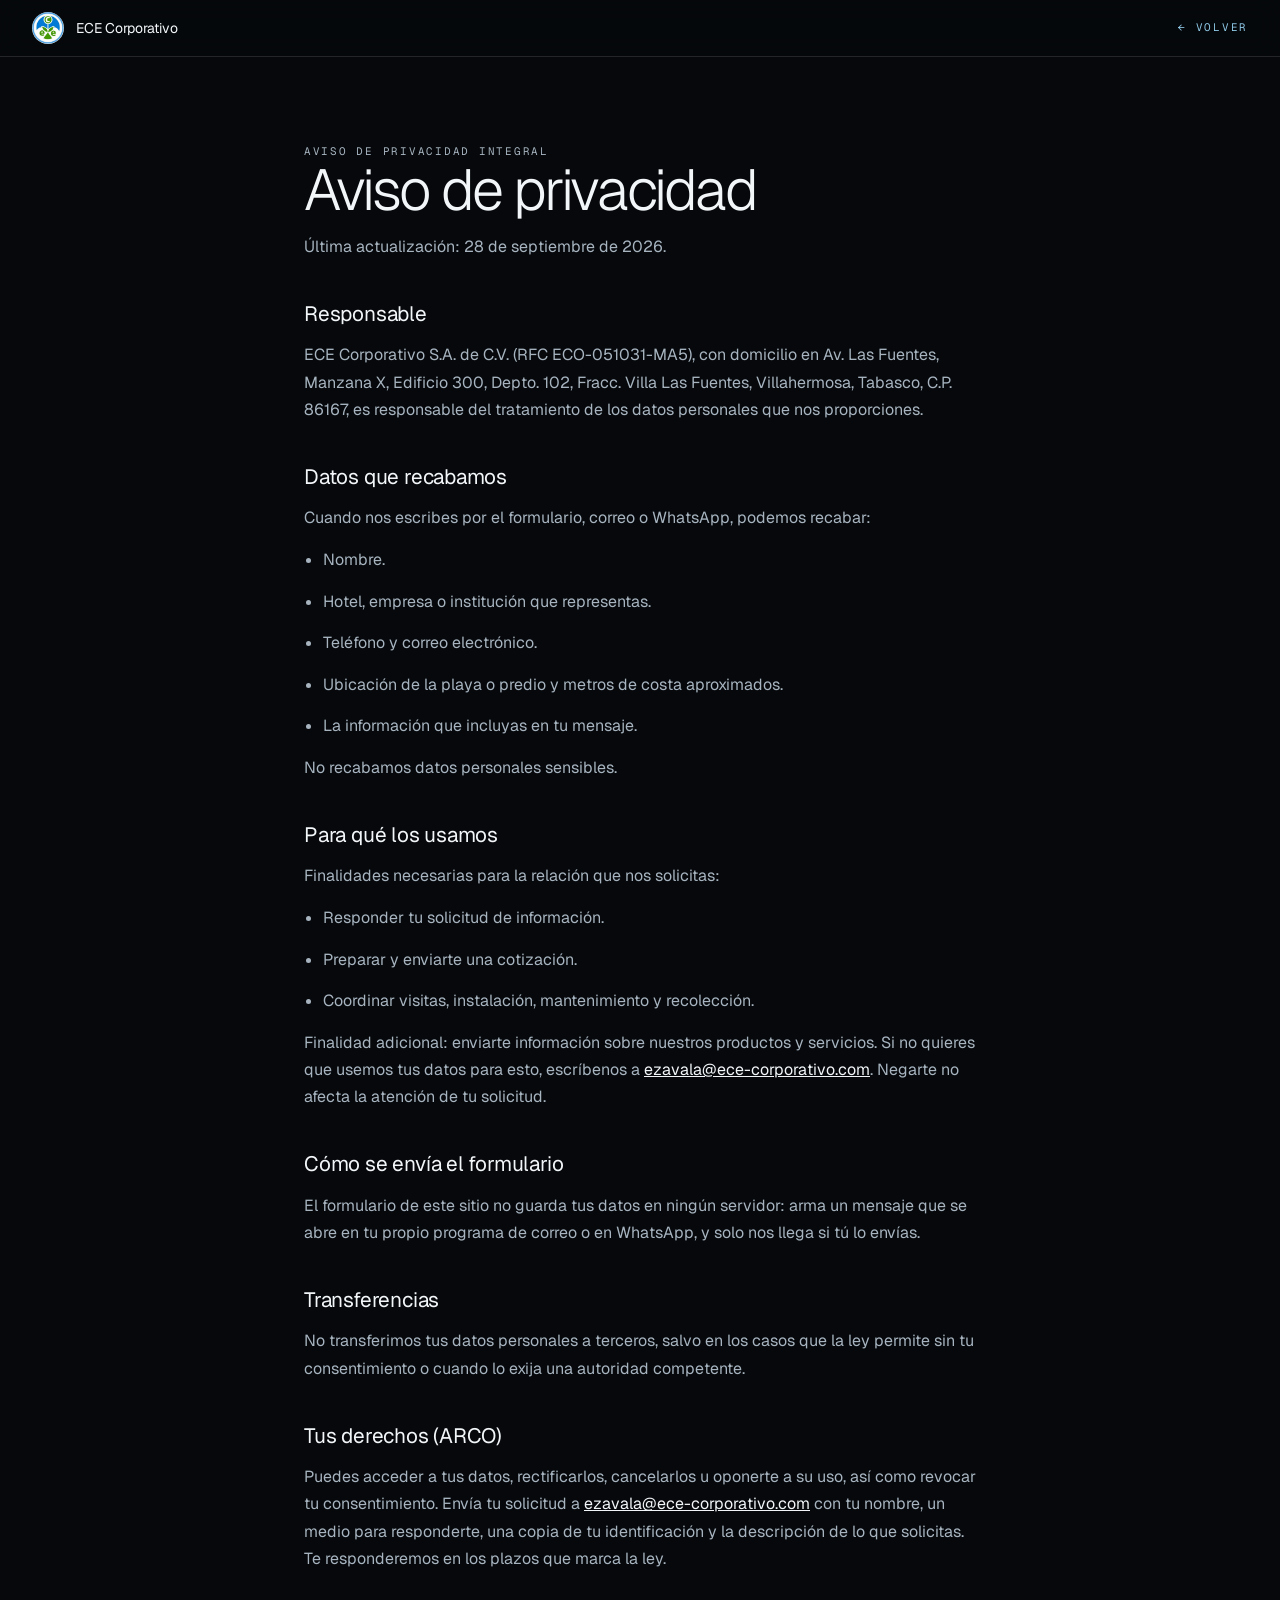
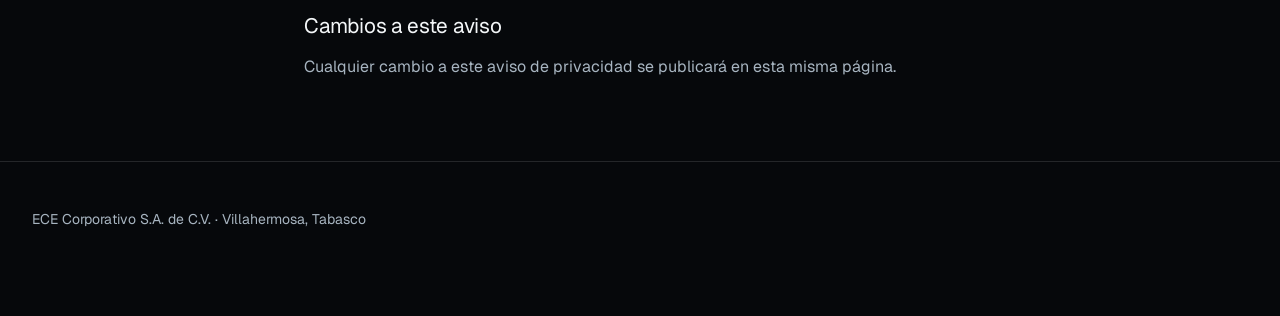
<file: aviso-privacidad.html>
<!doctype html>
<html lang="es">
<head>
  <meta charset="utf-8" />
  <meta name="viewport" content="width=device-width, initial-scale=1" />
  <title>Aviso de privacidad · ECE Corporativo</title>
  <meta name="robots" content="noindex" />
  <meta name="theme-color" content="#06080b" />
  <link rel="icon" type="image/png" href="favicon.png" />
  <link rel="preconnect" href="https://fonts.googleapis.com" />
  <link rel="preconnect" href="https://fonts.gstatic.com" crossorigin />
  <link rel="stylesheet" href="https://fonts.googleapis.com/css2?family=Geist+Mono:wght@400;500&family=Geist:wght@300;400;500&display=swap" />
  <link rel="stylesheet" href="styles.css" />
  <style>
    .legal { max-width: 46rem; padding-block: 8rem 5rem; }
    .legal h1 { font-size: clamp(2.2rem, 5vw, 3.6rem); line-height: 1; }
    .legal h2 { margin-top: 2.5rem; font-size: 1.3rem; font-weight: 400; letter-spacing: -0.01em; }
    .legal p, .legal li { margin-top: 0.9rem; line-height: 1.7; color: var(--muted); }
    .legal ul { list-style: disc; padding-left: 1.2rem; }
    .legal a { color: var(--foam); text-decoration: underline; }
  </style>
</head>
<body>
  <header class="header">
    <div class="wrap header-bar">
      <a href="index.html" class="brand">
        <img src="logo.png" alt="" width="32" height="32" />
        <span>ECE Corporativo</span>
      </a>
      <a href="index.html" class="mono sea">← Volver</a>
    </div>
  </header>

  <main class="wrap legal">
    <p class="mono sea">Aviso de privacidad integral</p>
    <h1>Aviso de privacidad</h1>
    <p>Última actualización: 28 de septiembre de 2026.</p>

    <h2>Responsable</h2>
    <p>
      ECE Corporativo S.A. de C.V. (RFC ECO-051031-MA5), con domicilio en Av. Las Fuentes,
      Manzana X, Edificio 300, Depto. 102, Fracc. Villa Las Fuentes, Villahermosa, Tabasco,
      C.P. 86167, es responsable del tratamiento de los datos personales que nos proporciones.
    </p>

    <h2>Datos que recabamos</h2>
    <p>Cuando nos escribes por el formulario, correo o WhatsApp, podemos recabar:</p>
    <ul>
      <li>Nombre.</li>
      <li>Hotel, empresa o institución que representas.</li>
      <li>Teléfono y correo electrónico.</li>
      <li>Ubicación de la playa o predio y metros de costa aproximados.</li>
      <li>La información que incluyas en tu mensaje.</li>
    </ul>
    <p>No recabamos datos personales sensibles.</p>

    <h2>Para qué los usamos</h2>
    <p>Finalidades necesarias para la relación que nos solicitas:</p>
    <ul>
      <li>Responder tu solicitud de información.</li>
      <li>Preparar y enviarte una cotización.</li>
      <li>Coordinar visitas, instalación, mantenimiento y recolección.</li>
    </ul>
    <p>
      Finalidad adicional: enviarte información sobre nuestros productos y servicios. Si no
      quieres que usemos tus datos para esto, escríbenos a
      <a href="mailto:ezavala@ece-corporativo.com">ezavala@ece-corporativo.com</a>.
      Negarte no afecta la atención de tu solicitud.
    </p>

    <h2>Cómo se envía el formulario</h2>
    <p>
      El formulario de este sitio no guarda tus datos en ningún servidor: arma un mensaje que
      se abre en tu propio programa de correo o en WhatsApp, y solo nos llega si tú lo envías.
    </p>

    <h2>Transferencias</h2>
    <p>
      No transferimos tus datos personales a terceros, salvo en los casos que la ley permite
      sin tu consentimiento o cuando lo exija una autoridad competente.
    </p>

    <h2>Tus derechos (ARCO)</h2>
    <p>
      Puedes acceder a tus datos, rectificarlos, cancelarlos u oponerte a su uso, así como
      revocar tu consentimiento. Envía tu solicitud a
      <a href="mailto:ezavala@ece-corporativo.com">ezavala@ece-corporativo.com</a> con tu
      nombre, un medio para responderte, una copia de tu identificación y la descripción de lo
      que solicitas. Te responderemos en los plazos que marca la ley.
    </p>

    <h2>Cambios a este aviso</h2>
    <p>
      Cualquier cambio a este aviso de privacidad se publicará en esta misma página.
    </p>
  </main>

  <footer class="footer">
    <div class="wrap">
      <p>ECE Corporativo S.A. de C.V. · Villahermosa, Tabasco</p>
    </div>
  </footer>
</body>
</html>
</file>
<file: styles.css>
:root {
  --ink: #06080b;
  --panel: #0c1016;
  --foam: #f3f6f8;
  --muted: #a7b4c0;
  --sea: #8ec8e6;
  --line: #ffffff1f;
  --orange: #e07a2f;
  --alt: #0d1319;
  --sans: "Geist", "Helvetica Neue", sans-serif;
  --mono: "Geist Mono", ui-monospace, monospace;
}

*,
*::before,
*::after {
  box-sizing: border-box;
  margin: 0;
  padding: 0;
}

html {
  scroll-behavior: smooth;
  background: var(--ink);
}

body {
  min-height: 100vh;
  background: var(--ink);
  color: var(--foam);
  font-family: var(--sans);
  -webkit-font-smoothing: antialiased;
  text-wrap: pretty;
}

img,
video,
svg {
  display: block;
  max-width: 100%;
}

a {
  color: inherit;
  text-decoration: none;
}

ul,
ol {
  list-style: none;
}

button {
  background: none;
  border: 0;
  color: inherit;
  cursor: pointer;
}

h1,
h2 {
  text-wrap: balance;
  font-weight: 300;
  letter-spacing: -0.04em;
}

h3 {
  font-weight: 400;
}

::selection {
  background: var(--orange);
  color: var(--ink);
}

/* Utilidades */

.wrap {
  width: 100%;
  max-width: 1400px;
  margin-inline: auto;
  padding-inline: 1.25rem;
}

.mono {
  font-family: var(--mono);
  font-size: 0.68rem;
  line-height: 1.4;
  letter-spacing: 0.16em;
  text-transform: uppercase;
}

.sea {
  color: var(--sea);
}

.muted {
  color: var(--muted);
}

.poster {
  font-size: clamp(3.4rem, 8.4vw, 8.4rem);
  line-height: 0.88;
  letter-spacing: -0.045em;
  font-weight: 300;
  max-width: 64rem;
}

/* Header */

.header {
  position: fixed;
  inset: 0 0 auto;
  z-index: 40;
  border-bottom: 1px solid var(--line);
  background: rgb(6 8 11 / 0.75);
  backdrop-filter: blur(12px);
  -webkit-backdrop-filter: blur(12px);
}

.header-bar {
  display: flex;
  height: 3.5rem;
  align-items: center;
  justify-content: space-between;
  gap: 1rem;
}

.brand {
  display: flex;
  align-items: center;
  gap: 0.75rem;
  font-size: 0.875rem;
  letter-spacing: -0.01em;
}

.brand img {
  width: 2rem;
  height: 2rem;
  border-radius: 50%;
}

.nav {
  display: none;
}

.nav {
  align-items: center;
  gap: 1.75rem;
}

.nav-link {
  position: relative;
  color: var(--muted);
  transition: color 180ms ease;
}

.nav-link:hover,
.nav-link.active {
  color: var(--foam);
}

.nav-link::after {
  content: "";
  position: absolute;
  left: 0;
  bottom: -3px;
  width: 100%;
  height: 1px;
  background: currentColor;
  transform: scaleX(0);
  transform-origin: left;
  transition: transform 180ms ease;
}

.nav-link:hover::after,
.nav-link.active::after {
  transform: scaleX(1);
}

.menu-btn {
  min-height: 2.75rem;
  padding-inline: 0.5rem;
}

.mobile-nav {
  display: flex;
  flex-direction: column;
  gap: 1rem;
  border-top: 1px solid var(--line);
  padding: 1.25rem;
}

.mobile-nav[hidden] {
  display: none;
}

.mobile-nav a {
  font-size: 1.5rem;
  font-weight: 300;
}

/* Hero */

.hero {
  position: relative;
  display: flex;
  min-height: 100svh;
  flex-direction: column;
  justify-content: flex-end;
}

.hero-media {
  position: absolute;
  inset: 0;
  overflow: hidden;
}

.hero-media img {
  position: absolute;
  inset: 0;
  width: 100%;
  height: 100%;
  object-fit: cover;
}

.hero-shade {
  position: absolute;
  inset: 0;
  background: linear-gradient(to top, var(--ink), rgb(6 8 11 / 0.75), rgb(6 8 11 / 0.25));
}

.hero-copy {
  position: relative;
  z-index: 1;
  padding-top: 7rem;
  padding-bottom: 4rem;
}

.hero-copy .mono {
  margin-bottom: 1.5rem;
}

.lead {
  margin-top: 1.5rem;
  max-width: 28rem;
  line-height: 1.65;
  color: rgb(243 246 248 / 0.8);
}

/* Carrusel infinito de mapas por año */

.years {
  width: 100vw;
  margin: 3rem calc(50% - 50vw) 0;
  overflow: hidden;
  -webkit-mask-image: linear-gradient(to right, transparent, #000 5%, #000 95%, transparent);
  mask-image: linear-gradient(to right, transparent, #000 5%, #000 95%, transparent);
}

.years-track,
.years-dup {
  display: flex;
  gap: 1rem;
}

/* El padding iguala el hueco final, así -50% cae justo al inicio de la copia */
.years-track {
  width: max-content;
  padding-right: 1rem;
  animation: years 70s linear infinite;
}

.years:hover .years-track {
  animation-play-state: paused;
}

.year-card {
  flex: none;
  width: clamp(15rem, 28vw, 25rem);
}

.year-card img {
  width: 100%;
  height: auto;
  aspect-ratio: 16 / 9;
  object-fit: cover;
  border: 1px solid var(--line);
  background: #000;
}

.year-card figcaption {
  margin-top: 0.6rem;
  color: var(--sea);
}

.legend-note {
  margin-top: 1.25rem;
  font-size: 0.8rem;
  color: var(--muted);
}

@keyframes years {
  to {
    transform: translateX(-50%);
  }
}

@media (prefers-reduced-motion: reduce) {
  .years {
    overflow-x: auto;
  }

  .years-track {
    animation: none;
  }

  .years-dup {
    display: none;
  }
}

/* ECE en números */

.stats {
  display: grid;
  border-bottom: 1px solid var(--line);
}

.stat {
  border-top: 1px solid var(--line);
  padding: 1.75rem 0;
}

.stats .stat:first-child {
  border-top: 0;
}

.stat-k {
  font-size: clamp(2.6rem, 5vw, 4.2rem);
  font-weight: 300;
  line-height: 1;
  letter-spacing: -0.04em;
}

.stat .mono {
  margin-top: 0.9rem;
}

.stat-d {
  margin-top: 0.4rem;
  font-size: 0.9rem;
  color: var(--muted);
}

.clients {
  padding-block: 2.25rem;
  border-bottom: 1px solid var(--line);
}

/* 5 arriba y 4 abajo, centrados: rejilla de 10 columnas, cada logo ocupa 2 */
.logo-wall {
  display: grid;
  grid-template-columns: repeat(10, 1fr);
  align-items: center;
  justify-items: center;
  gap: 2.25rem 1rem;
  margin-top: 2rem;
}

.logo-wall li {
  grid-column: span 2;
}

.logo-wall li:nth-child(6) {
  grid-column: 2 / span 2;
}

.logo-wall img {
  width: auto;
  height: 3rem;
  height: clamp(2.2rem, calc(4.6rem / sqrt(var(--ar))), 4.2rem);
  max-width: 9.5rem;
  object-fit: contain;
  opacity: 0.72;
  transition: opacity 180ms ease;
}

.logo-wall li:hover img {
  opacity: 1;
}

@media (max-width: 767px) {
  .logo-wall {
    grid-template-columns: repeat(3, 1fr);
    gap: 1.75rem 1rem;
  }

  .logo-wall li,
  .logo-wall li:nth-child(6) {
    grid-column: auto;
  }

  /* En celular (3 x 3): Hard Rock arriba al centro y Mayakoba en el centro */
  .logo-wall li:nth-child(1) { order: 1; }
  .logo-wall li:nth-child(7) { order: 2; }
  .logo-wall li:nth-child(2) { order: 3; }
  .logo-wall li:nth-child(4) { order: 4; }
  .logo-wall li:nth-child(3) { order: 5; }
  .logo-wall li:nth-child(5) { order: 6; }
  .logo-wall li:nth-child(6) { order: 7; }
  .logo-wall li:nth-child(8) { order: 8; }
  .logo-wall li:nth-child(9) { order: 9; }

  .logo-wall img {
    height: 2.4rem;
    height: clamp(1.8rem, calc(3.6rem / sqrt(var(--ar))), 3.4rem);
    max-width: 100%;
  }
}

/* Sargazo */

.figures {
  margin-top: 3rem;
  border-top: 1px solid var(--line);
}

.figures-grid {
  display: grid;
}

.figure {
  border-bottom: 1px solid var(--line);
  padding: 1.5rem 0;
}

.figure .mono {
  margin-top: 0.5rem;
}

.figure-k {
  font-family: var(--mono);
  font-size: 2rem;
  font-weight: 300;
  letter-spacing: -0.02em;
}

.figure-d {
  margin-top: 0.5rem;
  max-width: 20rem;
  font-size: 0.875rem;
  line-height: 1.65;
  color: var(--muted);
}

/* Sistema */

.section {
  scroll-margin-top: 4rem;
  padding-block: 5rem;
}

.sistema-head {
  display: grid;
  align-items: end;
  gap: 2rem;
}

.sistema-head h2 {
  font-size: clamp(2.4rem, 5vw, 4.6rem);
  line-height: 1;
}

.sistema-head p {
  max-width: 24rem;
  font-size: 0.875rem;
  line-height: 1.65;
  color: var(--muted);
}

.ticks {
  background:
    linear-gradient(var(--foam), var(--foam)) 0 0 / 12px 1px no-repeat,
    linear-gradient(var(--foam), var(--foam)) 0 0 / 1px 12px no-repeat,
    linear-gradient(var(--foam), var(--foam)) 100% 0 / 12px 1px no-repeat,
    linear-gradient(var(--foam), var(--foam)) 100% 0 / 1px 12px no-repeat,
    linear-gradient(var(--foam), var(--foam)) 0 100% / 12px 1px no-repeat,
    linear-gradient(var(--foam), var(--foam)) 0 100% / 1px 12px no-repeat,
    linear-gradient(var(--foam), var(--foam)) 100% 100% / 12px 1px no-repeat,
    linear-gradient(var(--foam), var(--foam)) 100% 100% / 1px 12px no-repeat,
    var(--panel);
}

.how {
  margin-top: 3.5rem;
}

.how-bar {
  display: flex;
  flex-wrap: wrap;
  align-items: center;
  justify-content: space-between;
  gap: 1rem;
  margin-bottom: 1rem;
}

.seg {
  display: inline-flex;
  border: 1px solid var(--line);
}

.seg button {
  min-height: 2.75rem;
  padding: 0 1rem;
  color: var(--muted);
  transition: background 180ms ease, color 180ms ease;
}

.seg button + button {
  border-left: 1px solid var(--line);
}

.seg button:hover {
  color: var(--foam);
}

.seg button[aria-pressed="true"] {
  background: var(--foam);
  color: var(--ink);
}

.how-grid {
  display: grid;
  gap: 1.5rem;
}

.diagram {
  overflow-x: auto;
  border: 1px solid var(--line);
}

.diagram svg {
  min-width: 760px;
  width: 100%;
  height: auto;
}

.mono-svg {
  font-family: var(--mono);
}

.steps {
  display: grid;
  border-top: 1px solid var(--line);
}

.steps li {
  display: grid;
  grid-template-columns: 2.5rem 1fr;
  border-bottom: 1px solid var(--line);
  padding-block: 1.1rem;
}

.steps .mono {
  padding-top: 0.45rem;
}

.steps h3 {
  font-size: 1.25rem;
}

/* Pestañas de vistas */

.view-tabs {
  display: flex;
  gap: 0;
  margin-top: 3.5rem;
  overflow-x: auto;
  border-bottom: 1px solid var(--line);
}

.view-tabs button {
  flex: none;
  min-height: 3rem;
  padding: 0 1.25rem 0 0;
  margin-right: 1.5rem;
  color: var(--muted);
  font-size: 1.05rem;
  font-weight: 300;
  white-space: nowrap;
  box-shadow: inset 0 -2px 0 transparent;
  transition: color 180ms ease, box-shadow 180ms ease;
}

.view-tabs button .mono {
  margin-right: 0.5rem;
  color: var(--sea);
}

.view-tabs button:hover {
  color: var(--foam);
}

.view-tabs button[aria-selected="true"] {
  color: var(--foam);
  box-shadow: inset 0 -2px 0 var(--foam);
}

.view-tabs + .how,
.view-tabs ~ .how {
  margin-top: 1.5rem;
}

.how > .how-grid:first-child {
  margin-top: 0;
}

/* Secciones con fondo alterno (a todo lo ancho) */

.alt {
  background: var(--alt);
  box-shadow: 0 0 0 100vmax var(--alt);
  clip-path: inset(0 -100vmax);
}

.alt .ticks {
  background-color: var(--ink);
}

.alt .panel .parts button[aria-selected="true"] {
  background: var(--ink);
}

/* Contenido plegable (fichas técnicas) */

.more {
  margin-top: 3rem;
  border-top: 1px solid var(--line);
  border-bottom: 1px solid var(--line);
}

.more > summary {
  display: flex;
  justify-content: space-between;
  gap: 1rem;
  padding: 1.1rem 0;
  font-family: var(--mono);
  font-size: 0.72rem;
  letter-spacing: 0.16em;
  text-transform: uppercase;
  color: var(--sea);
  cursor: pointer;
  list-style: none;
}

.more > summary::-webkit-details-marker {
  display: none;
}

.more > summary::after {
  content: "+";
}

.more[open] > summary::after {
  content: "−";
}

.more .specs {
  margin-top: 0;
}

.more .source-note {
  margin-bottom: 1.25rem;
}

.collect-copy .more {
  margin-top: 1.75rem;
}

.source-note a {
  text-decoration: underline;
  text-underline-offset: 0.15em;
}

.source-note a:hover {
  color: var(--foam);
}

/* Estados de los diagramas */
[data-mode="mesh"] .only-solid,
[data-mode="solid"] .only-mesh,
[data-mode="deflect"] .only-pocket,
[data-mode="pocket"] .only-deflect {
  display: none;
}

.flow path,
path.flow {
  stroke-dasharray: 10 8;
  animation: flow 1.4s linear infinite;
}

.boom {
  fill: none;
  stroke: #c5ced4;
  stroke-width: 9;
  stroke-linecap: round;
  stroke-dasharray: 0 22;
}

@keyframes flow {
  to {
    stroke-dashoffset: -18;
  }
}

/* Piezas seleccionables */
.part {
  cursor: pointer;
}

.part:focus {
  outline: none;
}

.hot {
  fill: var(--ink);
  stroke: var(--sea);
  stroke-width: 1.2;
  transition: fill 180ms ease;
}

.hot-n {
  font-family: var(--mono);
  font-size: 12px;
  text-anchor: middle;
  dominant-baseline: central;
  fill: var(--sea);
  pointer-events: none;
}

.part:hover .hot,
.part.on .hot {
  fill: var(--sea);
}

.part:hover .hot-n,
.part.on .hot-n {
  fill: var(--ink);
}

.panel {
  display: flex;
  flex-direction: column;
  gap: 1.25rem;
}

.panel h3 {
  font-size: 1.5rem;
  font-weight: 300;
  letter-spacing: -0.02em;
}

.panel p {
  line-height: 1.65;
  color: var(--muted);
}

.panel h3 + p,
.detail .mono + p {
  margin-top: 0.75rem;
}

.detail .mono {
  margin-top: 0.5rem;
}

.panel .mode-note {
  line-height: 1.6;
  color: var(--sea);
}

.panel .mode-note.warn {
  color: var(--orange);
}

.parts {
  display: grid;
  grid-template-columns: repeat(2, 1fr);
  border-top: 1px solid var(--line);
  border-left: 1px solid var(--line);
}

.parts button {
  min-height: 2.75rem;
  padding: 0.75rem;
  border-right: 1px solid var(--line);
  border-bottom: 1px solid var(--line);
  text-align: left;
  font-size: 0.9rem;
  color: var(--muted);
  transition: background 180ms ease, color 180ms ease;
}

.parts button .mono {
  margin-right: 0.4rem;
  color: var(--sea);
}

.parts button:hover {
  color: var(--foam);
}

.parts button[aria-selected="true"] {
  background: var(--panel);
  color: var(--foam);
  box-shadow: inset 0 -2px 0 var(--sea);
}

.specs {
  display: grid;
  grid-template-columns: repeat(2, 1fr);
  margin-top: 4rem;
  border-top: 1px solid var(--line);
}

.specs div {
  border-bottom: 1px solid var(--line);
  padding: 1.1rem 0;
}

.specs dd {
  margin-top: 0.4rem;
  font-family: var(--mono);
  font-size: 1.1rem;
  font-weight: 300;
}

.source-note {
  margin-top: 1rem;
  font-size: 11px;
  line-height: 1.65;
  color: rgb(243 246 248 / 0.45);
}

/* Costa */

.costa {
  scroll-margin-top: 4rem;
}

.costa-head {
  display: flex;
  align-items: baseline;
  justify-content: space-between;
  padding-bottom: 1.25rem;
}

.frames {
  display: grid;
}

.frames figure {
  position: relative;
  min-height: 18rem;
  overflow: hidden;
}

.frames img {
  width: 100%;
  height: 100%;
  min-height: 18rem;
  object-fit: cover;
}

.frames figcaption {
  position: absolute;
  bottom: 0;
  left: 0;
  background: rgb(6 8 11 / 0.7);
  padding: 0.75rem 1rem;
}

/* Pendientes: todo lo marcado así hay que llenarlo antes de publicar */

.todo,
.todo-box {
  outline: 1px dashed var(--orange);
  outline-offset: 4px;
  color: var(--orange) !important;
}

/* Servicios */

.services {
  display: grid;
  margin-top: 3.5rem;
  border-top: 1px solid var(--line);
}

.services li {
  border-bottom: 1px solid var(--line);
  padding: 1.5rem 0;
}

.services h3 {
  margin-top: 0.75rem;
  font-size: 1.5rem;
  font-weight: 300;
  letter-spacing: -0.02em;
}

.services p {
  margin-top: 0.6rem;
  max-width: 22rem;
  line-height: 1.65;
  color: var(--muted);
}

.collect {
  display: grid;
  gap: 2rem;
  margin-top: 4.5rem;
}

/* Collage: foto grande y el equipo en una tarjeta encimada en la esquina */
.collage {
  position: relative;
  padding-bottom: 4rem;
}

.collage figure {
  position: relative;
  overflow: hidden;
}

.collect-photo img {
  width: 100%;
  aspect-ratio: 640 / 448;
  object-fit: cover;
}

.collect-photo figcaption {
  position: absolute;
  top: 0;
  left: 0;
  background: rgb(6 8 11 / 0.7);
  padding: 0.6rem 0.9rem;
  color: var(--foam);
}

.collect-product {
  position: absolute !important;
  right: 1rem;
  bottom: 0;
  width: 46%;
  background: #eef1f3;
  box-shadow: 0 18px 40px rgb(0 0 0 / 0.45);
}

.collect-product img {
  width: 100%;
  aspect-ratio: 640 / 400;
  object-fit: contain;
  mix-blend-mode: multiply;
  padding: 0.5rem 0.75rem 0;
}

.collect-product figcaption {
  padding: 0.35rem 0.8rem 0.7rem;
  color: #3a4450;
  font-size: 0.62rem;
}

.collect-copy h3 {
  margin-top: 1rem;
  font-size: clamp(1.8rem, 3vw, 2.6rem);
  font-weight: 300;
  line-height: 1.05;
  letter-spacing: -0.03em;
}

.flow-steps {
  margin-top: 1.75rem;
  border-top: 1px solid var(--line);
}

.flow-steps li {
  display: grid;
  grid-template-columns: 2.5rem 1fr;
  border-bottom: 1px solid var(--line);
  padding-block: 0.9rem;
}

.flow-steps p {
  line-height: 1.6;
  color: var(--muted);
}

.flow-steps .mono {
  padding-top: 0.3rem;
}

.specs-sm {
  margin-top: 1.75rem;
  border-top: 0;
}

.specs-sm dd {
  font-size: 1rem;
}

/* Preguntas */

.faq {
  margin-top: 3rem;
  border-top: 1px solid var(--line);
}

.faq details {
  border-bottom: 1px solid var(--line);
}

.faq summary {
  display: flex;
  justify-content: space-between;
  gap: 1rem;
  padding: 1.35rem 0;
  font-size: 1.15rem;
  font-weight: 300;
  cursor: pointer;
  list-style: none;
}

.faq summary::-webkit-details-marker {
  display: none;
}

.faq summary::after {
  content: "+";
  font-family: var(--mono);
  color: var(--sea);
}

.faq details[open] summary::after {
  content: "−";
}

.faq details p {
  max-width: 44rem;
  padding-bottom: 1.5rem;
  line-height: 1.7;
  color: var(--muted);
}

.faq details p.todo {
  margin-bottom: 1.5rem;
  padding-bottom: 0;
}

/* Contacto */

.contacto {
  scroll-margin-top: 4rem;
  padding-block: 6rem;
  border-top: 1px solid var(--line);
}

.contact-grid {
  display: grid;
  gap: 3rem;
}

.contact-title {
  margin-top: 1.25rem;
  font-size: clamp(2.4rem, 5vw, 4.6rem);
  line-height: 1;
}

.contact-lead {
  margin-top: 1.25rem;
  max-width: 26rem;
  line-height: 1.65;
  color: var(--muted);
}

.contact-list {
  margin-top: 2.5rem;
  border-top: 1px solid var(--line);
}

.contact-list li {
  display: grid;
  grid-template-columns: 6.5rem 1fr;
  align-items: baseline;
  gap: 1rem;
  border-bottom: 1px solid var(--line);
  padding-block: 0.9rem;
  overflow-wrap: anywhere;
}

.contact-list a {
  text-decoration: underline;
  text-decoration-color: var(--line);
  text-underline-offset: 0.2em;
}

.contact-list a:hover {
  text-decoration-color: var(--foam);
}

.contact-form {
  display: grid;
  gap: 1.1rem 1.25rem;
  align-content: start;
}

.contact-form label {
  display: grid;
  gap: 0.45rem;
  font-family: var(--mono);
  font-size: 0.68rem;
  letter-spacing: 0.16em;
  text-transform: uppercase;
  color: var(--muted);
}

.contact-form input,
.contact-form textarea {
  width: 100%;
  min-height: 2.9rem;
  border: 1px solid var(--line);
  background: var(--panel);
  padding: 0.7rem 0.8rem;
  color: var(--foam);
  font: 400 1rem/1.4 var(--sans);
  letter-spacing: 0;
  text-transform: none;
  border-radius: 0;
  transition: border-color 180ms ease;
}

.contact-form textarea {
  resize: vertical;
}

.contact-form input::placeholder,
.contact-form textarea::placeholder {
  color: rgb(167 180 192 / 0.5);
}

.contact-form input:focus,
.contact-form textarea:focus {
  outline: none;
  border-color: var(--sea);
}

.contact-form .check {
  display: flex;
  align-items: center;
  gap: 0.6rem;
  font-family: var(--sans);
  font-size: 0.9rem;
  letter-spacing: 0;
  text-transform: none;
}

.contact-form .check input {
  width: 1.1rem;
  min-height: 1.1rem;
  accent-color: var(--sea);
}

.contact-form .check a {
  color: var(--foam);
  text-decoration: underline;
}

.form-error {
  color: var(--orange);
  font-size: 0.9rem;
}

.form-actions {
  display: flex;
  flex-wrap: wrap;
  gap: 0.75rem;
}

.btn {
  min-height: 3rem;
  padding: 0 1.4rem;
  background: var(--foam);
  color: var(--ink);
  font-family: var(--mono);
  font-size: 0.72rem;
  letter-spacing: 0.16em;
  text-transform: uppercase;
  transition: background 180ms ease;
}

.btn:hover {
  background: var(--sea);
}

.btn-ghost {
  background: transparent;
  color: var(--foam);
  border: 1px solid var(--line);
}

.btn-ghost:hover {
  background: transparent;
  border-color: var(--foam);
}

/* Pie de página */

.footer {
  border-top: 1px solid var(--line);
  padding-block: 3rem 5.5rem;
  font-size: 0.875rem;
  color: var(--muted);
}

.footer-grid {
  display: grid;
  gap: 2rem;
}

.footer-brand {
  display: flex;
  align-items: center;
  gap: 1rem;
  color: var(--foam);
}

.footer-brand img {
  width: 2.5rem;
  height: 2.5rem;
  border-radius: 50%;
}

.footer-brand .mono {
  margin-top: 0.3rem;
}

.footer address {
  font-style: normal;
  line-height: 1.7;
}

.footer-links {
  display: grid;
  gap: 0.5rem;
  align-content: start;
}

.footer-links a:hover {
  color: var(--foam);
}

/* WhatsApp flotante */

.wa-float {
  position: fixed;
  right: 1rem;
  bottom: 1rem;
  z-index: 30;
  display: flex;
  align-items: center;
  gap: 0.5rem;
  min-height: 3rem;
  padding: 0 1.1rem;
  border-radius: 999px;
  background: #25d366;
  color: #06080b;
  font-family: var(--mono);
  font-size: 0.72rem;
  letter-spacing: 0.12em;
  text-transform: uppercase;
  box-shadow: 0 8px 24px rgb(0 0 0 / 0.35);
}

.wa-float[hidden] {
  display: none;
}

/* Escritorio */

@media (min-width: 768px) {
  .wrap {
    padding-inline: 2rem;
  }

  .nav {
    display: flex;
  }

  .menu-btn,
  .mobile-nav {
    display: none !important;
  }

  .hero-shade {
    background: linear-gradient(to right, var(--ink), rgb(6 8 11 / 0.8), rgb(6 8 11 / 0.2));
  }

  .hero-copy {
    padding-bottom: 6rem;
  }

  .figures-grid {
    grid-template-columns: repeat(3, 1fr);
  }

  .figure {
    border-right: 1px solid var(--line);
    padding-inline: 2rem;
  }

  .figure:first-child {
    padding-left: 0;
  }

  .figure:last-child {
    border-right: 0;
  }

  .section {
    padding-block: 7rem;
  }

  .sistema-head {
    grid-template-columns: repeat(12, 1fr);
  }

  .sistema-head h2 {
    grid-column: span 7;
  }

  .sistema-head > p,
  .sistema-head > .head-side {
    grid-column: 9 / span 4;
  }

  .how-grid {
    grid-template-columns: minmax(0, 8fr) minmax(0, 4fr);
    align-items: start;
  }

  .specs {
    grid-template-columns: repeat(4, 1fr);
  }

  .specs-sm {
    grid-template-columns: repeat(2, 1fr);
  }

  .stats {
    grid-template-columns: repeat(3, 1fr);
  }

  .stat {
    border-top: 0;
    border-right: 1px solid var(--line);
    padding: 2.5rem 2rem;
  }

  .stat:first-child {
    padding-left: 0;
  }

  .stat:last-child {
    border-right: 0;
  }

  .frames {
    grid-template-columns: repeat(12, 1fr);
  }

  .frames figure {
    grid-column: span 5;
  }

  .frames figure.wide {
    grid-column: span 7;
  }

  .frames img {
    min-height: 32rem;
  }

  .contacto {
    padding-block: 8rem;
  }

  .services {
    grid-template-columns: repeat(4, 1fr);
  }

  .services li {
    border-right: 1px solid var(--line);
    padding: 1.5rem 1.5rem 2rem;
  }

  .services li:first-child {
    padding-left: 0;
  }

  .services li:last-child {
    border-right: 0;
  }

  .collect {
    grid-template-columns: minmax(0, 7fr) minmax(0, 5fr);
    gap: 4rem;
    align-items: center;
  }

  .collect-product {
    right: -2rem;
    width: 42%;
  }

  .contact-grid {
    grid-template-columns: minmax(0, 5fr) minmax(0, 7fr);
    gap: 4rem;
  }

  .contact-form {
    grid-template-columns: 1fr 1fr;
  }

  .contact-form .full {
    grid-column: 1 / -1;
  }

  .footer-grid {
    grid-template-columns: 1.2fr 1.4fr 1fr;
  }
}

/* Celular: los diagramas caben en el ancho de la pantalla (sin scroll lateral).
   Los textos del dibujo se ocultan (la explicación está en el panel de abajo),
   salvo las referencias de orientación, y los números se agrandan para tocarlos. */
@media (max-width: 767px) {
  .view-tabs {
    display: grid;
    grid-template-columns: repeat(3, 1fr);
    overflow: visible;
  }

  .view-tabs button {
    margin: 0;
    padding: 0 0.25rem;
    font-size: 0.95rem;
    text-align: center;
    white-space: normal;
    line-height: 1.2;
  }

  .view-tabs button .mono {
    display: none;
  }

  .diagram {
    overflow: hidden;
  }

  .diagram svg {
    min-width: 0;
  }

  .diagram .mono-svg text:not(.keep) {
    display: none;
  }

  .diagram text.keep {
    font-size: 40px;
    letter-spacing: 1px;
  }

  .diagram .hot {
    r: 30px;
    stroke-width: 3px;
  }

  .diagram .hot-n {
    font-size: 32px;
  }
}

@media (prefers-reduced-motion: reduce) {
  html {
    scroll-behavior: auto;
  }

  .flow path,
  path.flow {
    animation: none;
  }
}

/* Líneas de servicio (inicio) */

.lines {
  display: grid;
  margin-block: 1rem 3rem;
  border-top: 1px solid var(--line);
  border-left: 1px solid var(--line);
}

.line-card {
  display: grid;
  align-content: start;
  gap: 0.75rem;
  padding: 1.75rem 1.5rem;
  border-right: 1px solid var(--line);
  border-bottom: 1px solid var(--line);
  color: var(--foam);
  text-decoration: none;
  transition: background 180ms ease;
}

.line-card:hover,
.line-card:focus-visible {
  background: var(--panel);
}

.line-card h3 {
  font-size: 1.5rem;
  font-weight: 300;
  letter-spacing: -0.02em;
}

.line-card p {
  line-height: 1.65;
  color: var(--muted);
}

.line-go {
  margin-top: 0.5rem;
  font-size: 0.75rem;
  color: var(--sea);
}

@media (min-width: 768px) {
  .lines {
    grid-template-columns: repeat(3, 1fr);
  }
}

/* Selector de servicio en el formulario */

.contact-form select {
  width: 100%;
  min-height: 2.9rem;
  border: 1px solid var(--line);
  background: var(--panel);
  padding: 0.7rem 0.8rem;
  color: var(--foam);
  font: 400 1rem/1.4 var(--sans);
  letter-spacing: 0;
  text-transform: none;
  border-radius: 0;
}

.contact-form select:focus {
  outline: none;
  border-color: var(--sea);
}
</file>
